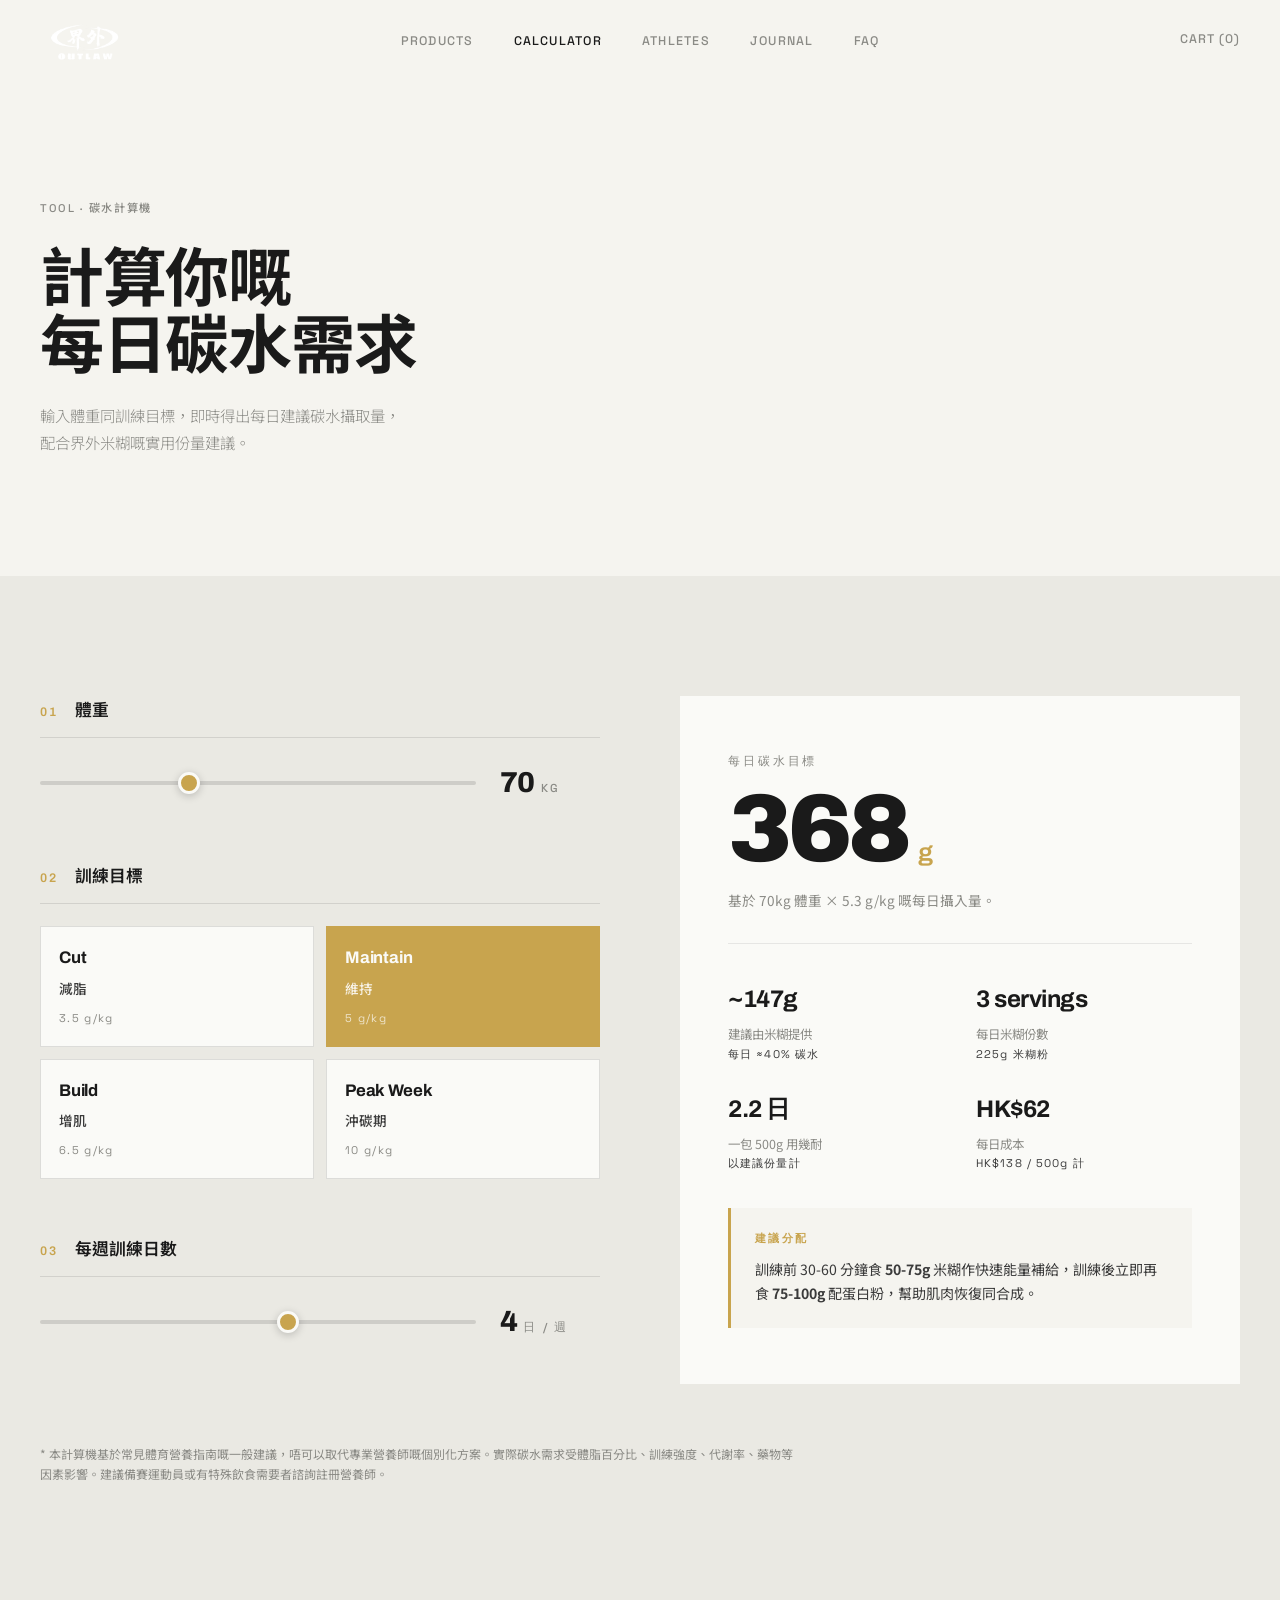
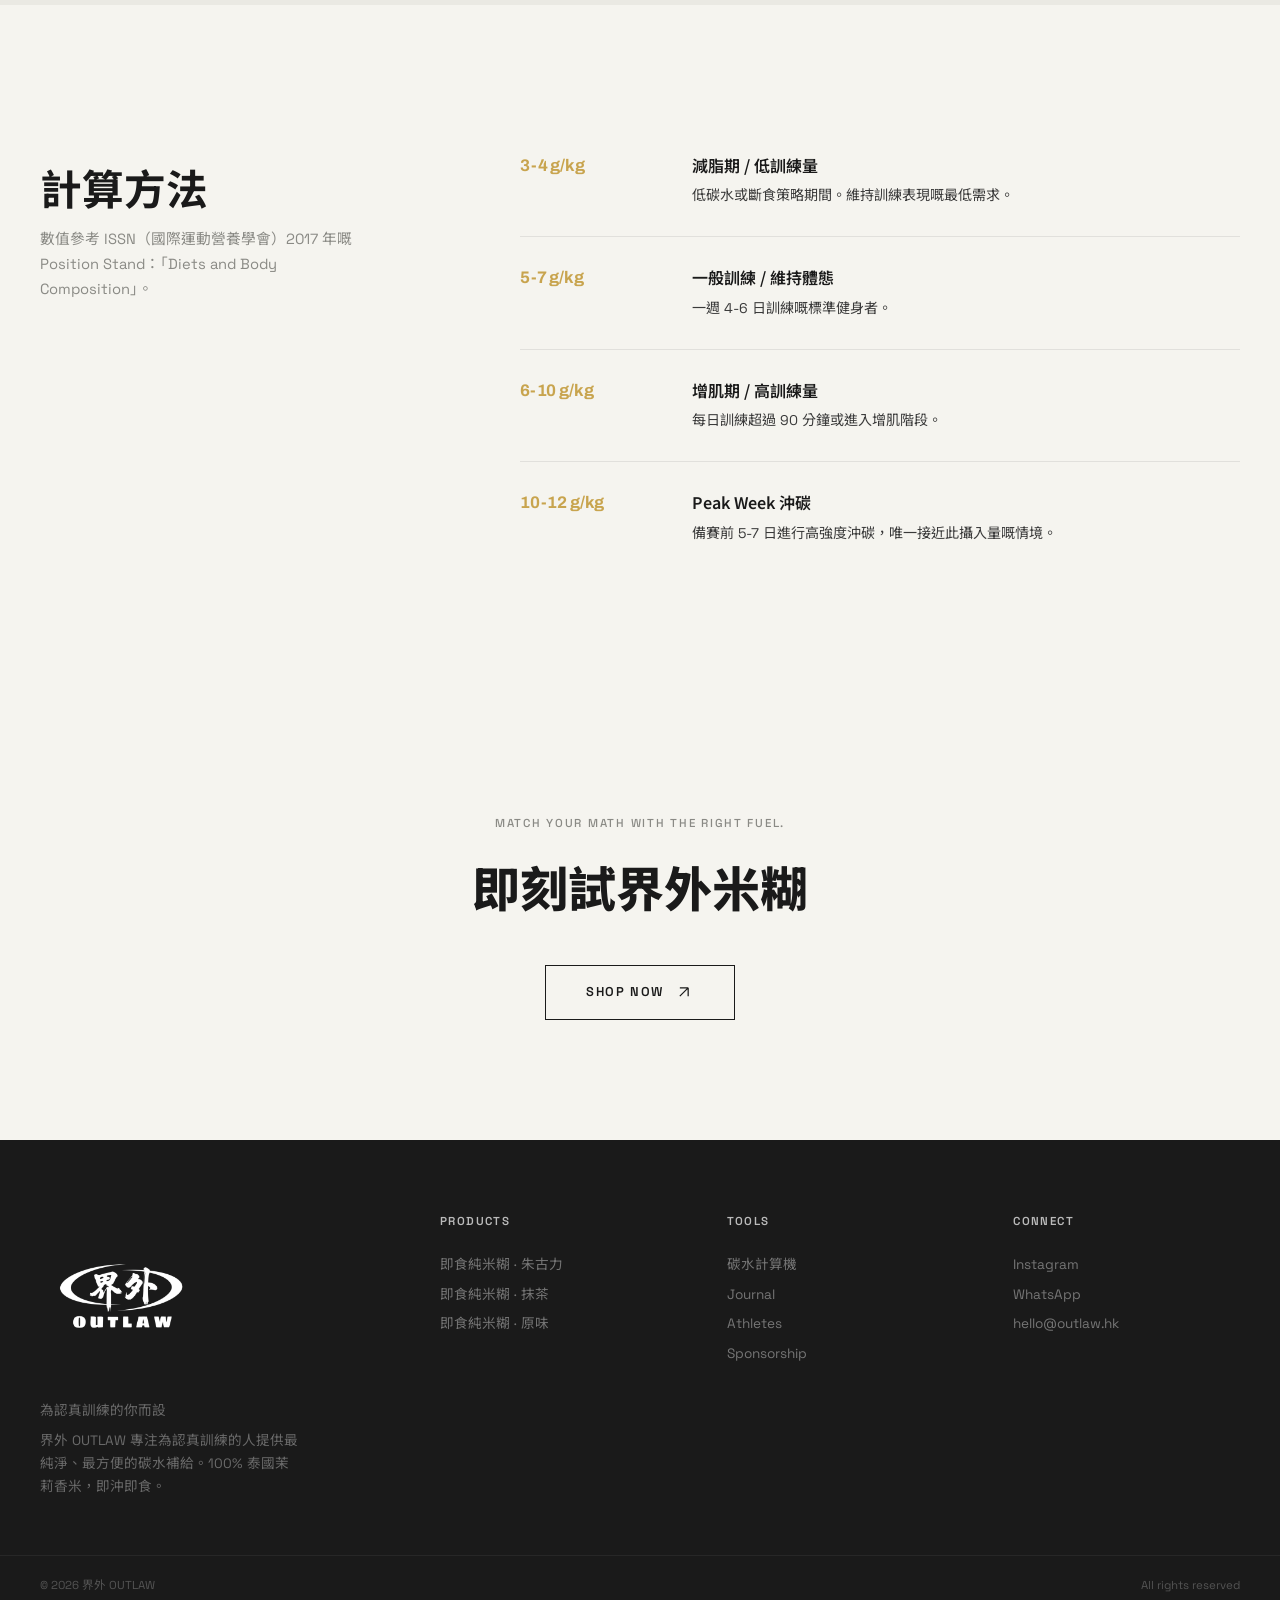
<file: calculator.html>
<!DOCTYPE html>
<html lang="zh-Hant">
<head>
  <meta charset="UTF-8">
  <meta name="viewport" content="width=device-width, initial-scale=1.0">
  <title>碳水計算機 — 界外 OUTLAW</title>
  <meta name="description" content="輸入體重同訓練目標，即時計算每日碳水攝取量，配合界外即食純米糊建議份量。">
  <link rel="stylesheet" href="styles.css?v=20260428c">
  <link rel="preconnect" href="https://fonts.googleapis.com">
  <link rel="preconnect" href="https://fonts.gstatic.com" crossorigin>
  <link href="https://fonts.googleapis.com/css2?family=Archivo:wght@400;500;600;700;800;900&family=Noto+Sans+TC:wght@300;400;500;700&family=Space+Grotesk:wght@400;500;600;700&display=swap" rel="stylesheet">
</head>
<body>

  <div class="cursor-dot"></div>

  <div class="page-loader">
    <div class="loader-inner">
      <img src="images/logo-white.webp" alt="界外" class="loader-logo-img">
      <div class="loader-bar"><div class="loader-fill"></div></div>
    </div>
  </div>

  <header class="site-header scrolled">
    <nav class="nav-container">
      <a href="index.html" class="logo">
        <img src="images/logo-white.webp" alt="界外 OUTLAW" class="logo-img logo-white">
        <img src="images/logo-black.webp" alt="界外 OUTLAW" class="logo-img logo-black">
      </a>
      <ul class="nav-links">
        <li><a href="index.html#products">Products</a></li>
        <li><a href="calculator.html" class="nav-active">Calculator</a></li>
        <li><a href="teison.html">Athletes</a></li>
        <li><a href="blog.html">Journal</a></li>
        <li><a href="index.html#faq">FAQ</a></li>
      </ul>
      <div class="nav-right">
        <a href="#" class="nav-cart">Cart (0)</a>
        <button class="hamburger" aria-label="Menu">
          <span class="ham-line"></span>
          <span class="ham-line"></span>
        </button>
      </div>
    </nav>
  </header>

  <div class="mobile-overlay">
    <div class="mobile-nav">
      <ul>
        <li><a href="index.html#products" data-num="01">Products</a></li>
        <li><a href="calculator.html" data-num="02">Calculator</a></li>
        <li><a href="teison.html" data-num="03">Athletes</a></li>
        <li><a href="blog.html" data-num="04">Journal</a></li>
        <li><a href="index.html#faq" data-num="05">FAQ</a></li>
      </ul>
      <div class="mobile-footer">
        <a href="#">Instagram</a>
        <a href="#">WhatsApp</a>
      </div>
    </div>
  </div>

  <!-- CALCULATOR HERO -->
  <section class="page-hero">
    <div class="section-container">
      <p class="tag" data-reveal>Tool · 碳水計算機</p>
      <h1 class="page-hero-title" data-reveal>計算你嘅<br>每日碳水需求</h1>
      <p class="page-hero-subtitle" data-reveal>輸入體重同訓練目標，即時得出每日建議碳水攝取量，<br>配合界外米糊嘅實用份量建議。</p>
    </div>
  </section>

  <!-- CALCULATOR -->
  <section class="calc">
    <div class="section-container">
      <div class="calc-layout">

        <!-- INPUTS -->
        <form class="calc-inputs" id="calcForm" autocomplete="off" onsubmit="return false">

          <div class="calc-field">
            <label class="calc-label">
              <span class="calc-label-num">01</span>
              <span class="calc-label-text">體重</span>
            </label>
            <div class="calc-weight-row">
              <input type="range" id="weight" min="40" max="130" value="70" step="1" class="calc-slider" aria-label="體重">
              <div class="calc-weight-output">
                <span id="weightDisplay">70</span><span class="calc-unit">kg</span>
              </div>
            </div>
          </div>

          <div class="calc-field">
            <label class="calc-label">
              <span class="calc-label-num">02</span>
              <span class="calc-label-text">訓練目標</span>
            </label>
            <div class="calc-options" role="radiogroup" aria-label="訓練目標">
              <button type="button" class="calc-option" data-goal="cut" role="radio" aria-checked="false">
                <span class="calc-option-label">Cut</span>
                <span class="calc-option-zh">減脂</span>
                <span class="calc-option-rate">3.5 g/kg</span>
              </button>
              <button type="button" class="calc-option active" data-goal="maintain" role="radio" aria-checked="true">
                <span class="calc-option-label">Maintain</span>
                <span class="calc-option-zh">維持</span>
                <span class="calc-option-rate">5 g/kg</span>
              </button>
              <button type="button" class="calc-option" data-goal="build" role="radio" aria-checked="false">
                <span class="calc-option-label">Build</span>
                <span class="calc-option-zh">增肌</span>
                <span class="calc-option-rate">6.5 g/kg</span>
              </button>
              <button type="button" class="calc-option" data-goal="peak" role="radio" aria-checked="false">
                <span class="calc-option-label">Peak Week</span>
                <span class="calc-option-zh">沖碳期</span>
                <span class="calc-option-rate">10 g/kg</span>
              </button>
            </div>
          </div>

          <div class="calc-field">
            <label class="calc-label">
              <span class="calc-label-num">03</span>
              <span class="calc-label-text">每週訓練日數</span>
            </label>
            <div class="calc-weight-row">
              <input type="range" id="trainDays" min="0" max="7" value="4" step="1" class="calc-slider" aria-label="訓練日數">
              <div class="calc-weight-output">
                <span id="daysDisplay">4</span><span class="calc-unit">日 / 週</span>
              </div>
            </div>
          </div>

        </form>

        <!-- RESULTS -->
        <div class="calc-results" id="calcResults">

          <div class="calc-result-main">
            <p class="calc-result-tag">每日碳水目標</p>
            <div class="calc-result-figure">
              <span id="dailyCarbs">350</span><span class="calc-result-unit">g</span>
            </div>
            <p class="calc-result-note">基於 <span id="weightEcho">70</span>kg 體重 × <span id="rateEcho">5</span> g/kg 嘅每日攝入量。</p>
          </div>

          <div class="calc-result-grid">

            <div class="calc-stat">
              <span class="calc-stat-num">~<span id="corCarbs">140</span>g</span>
              <span class="calc-stat-label">建議由米糊提供<br><em>每日 ≈40% 碳水</em></span>
            </div>

            <div class="calc-stat">
              <span class="calc-stat-num"><span id="corServings">2</span> servings</span>
              <span class="calc-stat-label">每日米糊份數<br><em><span id="corGrams">200</span>g 米糊粉</em></span>
            </div>

            <div class="calc-stat">
              <span class="calc-stat-num"><span id="bagDays">2.5</span> 日</span>
              <span class="calc-stat-label">一包 500g 用幾耐<br><em>以建議份量計</em></span>
            </div>

            <div class="calc-stat">
              <span class="calc-stat-num">HK$<span id="costPerDay">59</span></span>
              <span class="calc-stat-label">每日成本<br><em>HK$138 / 500g 計</em></span>
            </div>

          </div>

          <div class="calc-result-tip" id="trainTip">
            <span class="calc-tip-label">建議分配</span>
            <p>訓練前 30-60 分鐘食 <strong>50-75g</strong> 米糊作快速能量補給，訓練後立即再食 <strong>75-100g</strong> 配蛋白粉，幫助肌肉恢復同合成。</p>
          </div>

        </div>

      </div>

      <p class="calc-disclaimer">
        * 本計算機基於常見體育營養指南嘅一般建議，唔可以取代專業營養師嘅個別化方案。實際碳水需求受體脂百分比、訓練強度、代謝率、藥物等因素影響。建議備賽運動員或有特殊飲食需要者諮詢註冊營養師。
      </p>

    </div>
  </section>

  <!-- METHODOLOGY -->
  <section class="calc-method">
    <div class="section-container">
      <div class="calc-method-layout">
        <div class="calc-method-left">
          <p class="tag" data-reveal>Methodology</p>
          <h2 class="calc-method-title" data-reveal>計算方法</h2>
          <p class="calc-method-desc" data-reveal>數值參考 ISSN（國際運動營養學會）2017 年嘅 Position Stand：「Diets and Body Composition」。</p>
        </div>
        <div class="calc-method-right">
          <div class="calc-method-row" data-reveal>
            <span class="method-rate">3-4 g/kg</span>
            <div class="method-info">
              <h4>減脂期 / 低訓練量</h4>
              <p>低碳水或斷食策略期間。維持訓練表現嘅最低需求。</p>
            </div>
          </div>
          <div class="calc-method-row" data-reveal>
            <span class="method-rate">5-7 g/kg</span>
            <div class="method-info">
              <h4>一般訓練 / 維持體態</h4>
              <p>一週 4-6 日訓練嘅標準健身者。</p>
            </div>
          </div>
          <div class="calc-method-row" data-reveal>
            <span class="method-rate">6-10 g/kg</span>
            <div class="method-info">
              <h4>增肌期 / 高訓練量</h4>
              <p>每日訓練超過 90 分鐘或進入增肌階段。</p>
            </div>
          </div>
          <div class="calc-method-row" data-reveal>
            <span class="method-rate">10-12 g/kg</span>
            <div class="method-info">
              <h4>Peak Week 沖碳</h4>
              <p>備賽前 5-7 日進行高強度沖碳，唯一接近此攝入量嘅情境。</p>
            </div>
          </div>
        </div>
      </div>
    </div>
  </section>

  <!-- CTA -->
  <section class="cta-section">
    <div class="cta-inner" data-reveal>
      <p class="cta-small">Match your math with the right fuel.</p>
      <h2 class="cta-title">即刻試界外米糊</h2>
      <a href="index.html#products" class="btn-outline">
        <span>Shop Now</span>
        <svg width="20" height="20" viewBox="0 0 24 24" fill="none" stroke="currentColor" stroke-width="1.5"><path d="M7 17L17 7M17 7H7M17 7V17"/></svg>
      </a>
    </div>
  </section>

  <!-- FOOTER -->
  <footer class="site-footer">
    <div class="footer-top">
      <div class="section-container">
        <div class="footer-grid">
          <div class="footer-brand">
            <div class="footer-logo">
              <img src="images/logo-black.webp" alt="界外 OUTLAW" class="footer-logo-img">
            </div>
            <p class="footer-tagline">為認真訓練的你而設</p>
            <p class="footer-desc">界外 OUTLAW 專注為認真訓練的人提供最純淨、最方便的碳水補給。100% 泰國茉莉香米，即沖即食。</p>
          </div>
          <div class="footer-col">
            <h5>Products</h5>
            <a href="index.html#products">即食純米糊 · 朱古力</a>
            <a href="index.html#products">即食純米糊 · 抹茶</a>
            <a href="index.html#products">即食純米糊 · 原味</a>
          </div>
          <div class="footer-col">
            <h5>Tools</h5>
            <a href="calculator.html">碳水計算機</a>
            <a href="blog.html">Journal</a>
            <a href="teison.html">Athletes</a>
            <a href="sponsorship.html">Sponsorship</a>
          </div>
          <div class="footer-col">
            <h5>Connect</h5>
            <a href="#">Instagram</a>
            <a href="#">WhatsApp</a>
            <a href="mailto:hello@outlaw.hk">hello@outlaw.hk</a>
          </div>
        </div>
      </div>
    </div>
    <div class="footer-bottom">
      <div class="section-container">
        <span>&copy; 2026 界外 OUTLAW</span>
        <span>All rights reserved</span>
      </div>
    </div>
  </footer>

  <script src="script.js?v=20260428c" defer></script>
  <script defer>
    document.addEventListener('DOMContentLoaded', () => {
      const goalRates = { cut: 3.5, maintain: 5, build: 6.5, peak: 10 };
      const goalLabels = { cut: '減脂', maintain: '維持體態', build: '增肌', peak: 'Peak Week 沖碳' };
      const corCarbsPerGram = 0.66; // 100g cream of rice ≈ 66g carbs
      const pricePerBag = 138; // HK$
      const gramsPerBag = 500;

      const $ = (id) => document.getElementById(id);
      const weight = $('weight'), days = $('trainDays');
      let goal = 'maintain';

      const setOptions = () => {
        document.querySelectorAll('.calc-option').forEach(b => {
          const active = b.dataset.goal === goal;
          b.classList.toggle('active', active);
          b.setAttribute('aria-checked', active);
        });
      };

      const recalc = () => {
        const w = +weight.value;
        const d = +days.value;
        let rate = goalRates[goal];

        // light adjustment for training volume
        const volumeAdj = Math.max(0.85, Math.min(1.15, 0.85 + d * 0.05));
        const adjustedRate = rate * volumeAdj;
        const dailyCarbs = Math.round(w * adjustedRate);

        const corPercent = goal === 'peak' ? 0.5 : 0.4;
        const corCarbs = Math.round(dailyCarbs * corPercent);
        const corGrams = Math.round(corCarbs / corCarbsPerGram / 25) * 25; // round to 25g
        const servings = Math.max(1, Math.round(corGrams / 75)); // ~75g per serving
        const bagDays = (gramsPerBag / corGrams).toFixed(1);
        const cost = Math.round(corGrams / gramsPerBag * pricePerBag);

        $('weightDisplay').textContent = w;
        $('daysDisplay').textContent = d;
        $('weightEcho').textContent = w;
        $('rateEcho').textContent = adjustedRate.toFixed(1);
        $('dailyCarbs').textContent = dailyCarbs;
        $('corCarbs').textContent = corCarbs;
        $('corServings').textContent = servings;
        $('corGrams').textContent = corGrams;
        $('bagDays').textContent = bagDays;
        $('costPerDay').textContent = cost;

        // tip
        const tipEl = $('trainTip');
        const peakNote = '沖碳期：每日均勻分 4-5 餐攝取，每餐約 80-100g 米糊，避免一次過大量增加血糖負荷。';
        const cutNote = '減脂期：將大部分米糊安排喺訓練前後 60 分鐘內，其他時段以低 GI 碳水為主以延長飽腹感。';
        const buildNote = '增肌期：訓練後 30 分鐘內食用最大份量（100-150g）配蛋白粉，配合一日多餐策略。';
        const maintNote = '訓練前 30-60 分鐘食 <strong>50-75g</strong> 米糊作快速能量補給，訓練後立即再食 <strong>75-100g</strong> 配蛋白粉，幫助肌肉恢復同合成。';
        const text = goal === 'peak' ? peakNote : goal === 'cut' ? cutNote : goal === 'build' ? buildNote : maintNote;
        tipEl.querySelector('p').innerHTML = text;
      };

      weight.addEventListener('input', recalc);
      days.addEventListener('input', recalc);
      document.querySelectorAll('.calc-option').forEach(b => {
        b.addEventListener('click', () => {
          goal = b.dataset.goal;
          setOptions();
          recalc();
        });
      });

      setOptions();
      recalc();
    });
  </script>
</body>
</html>
</file>
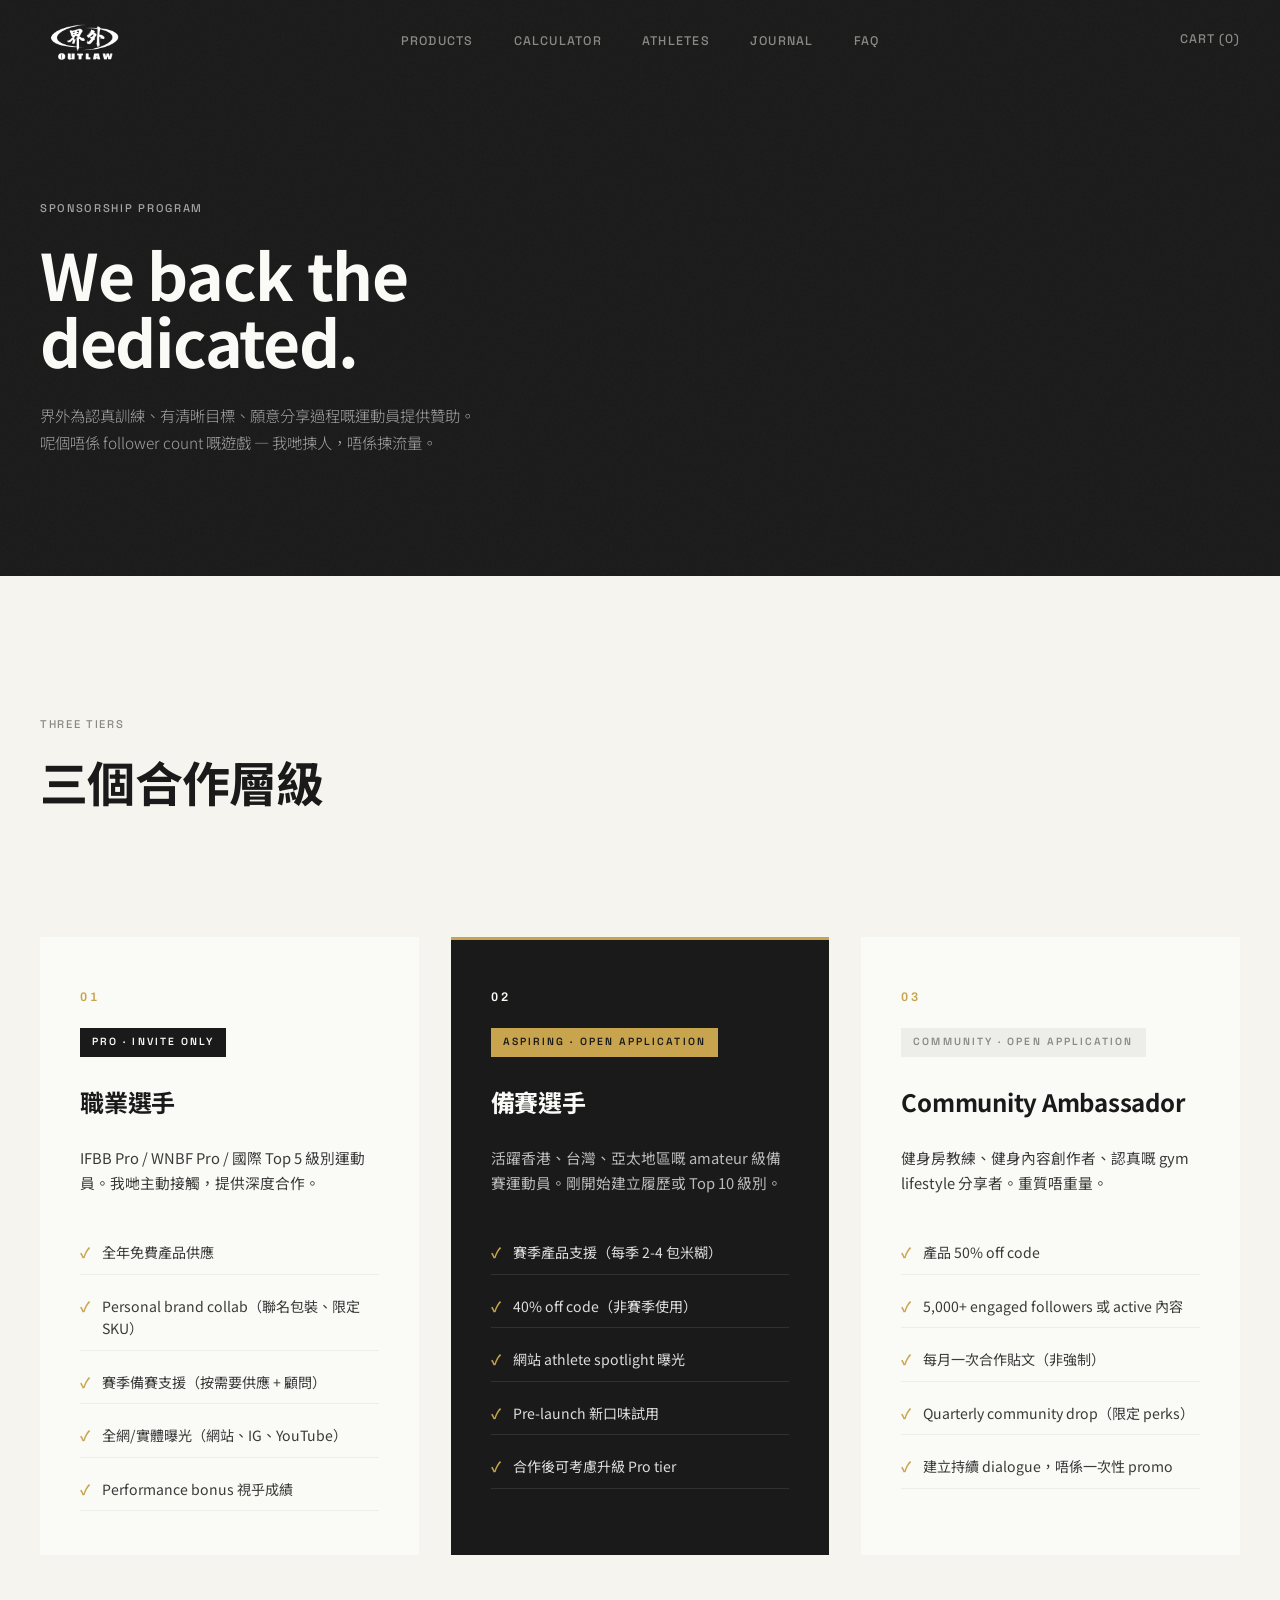
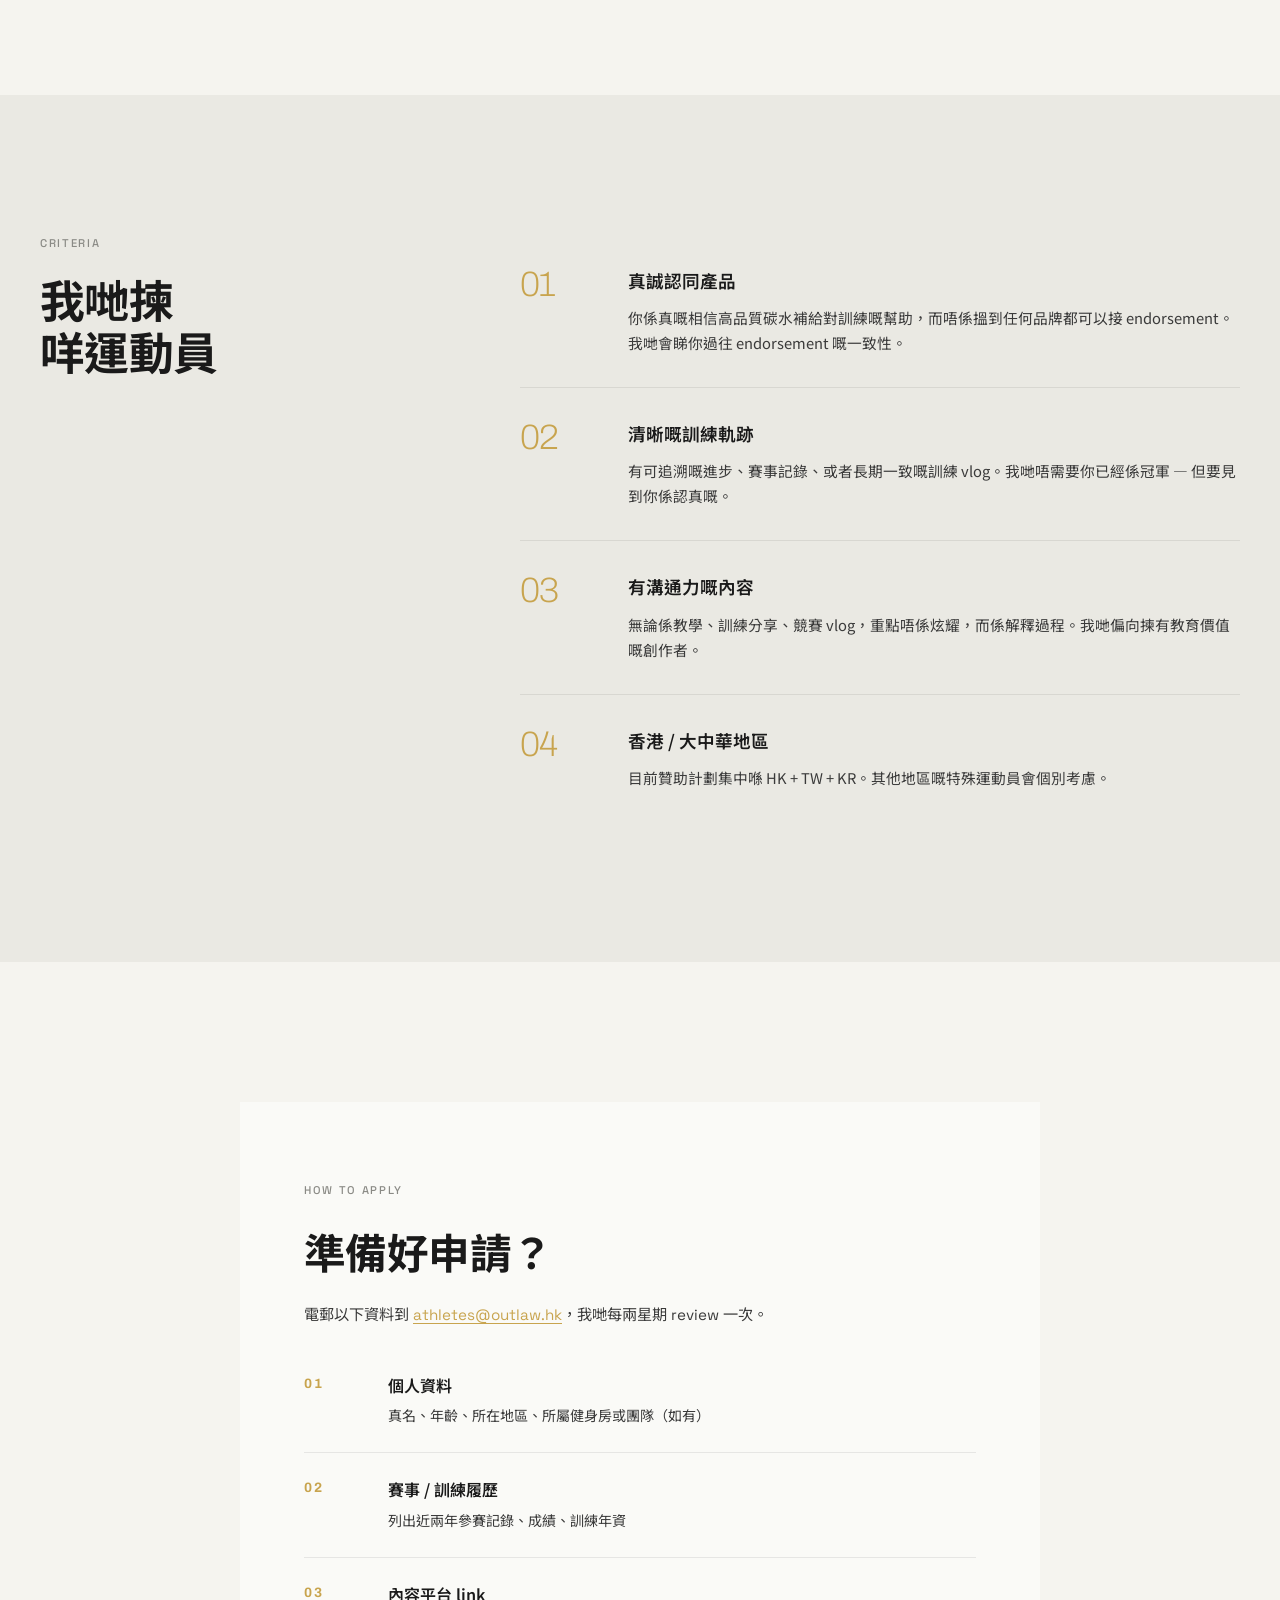
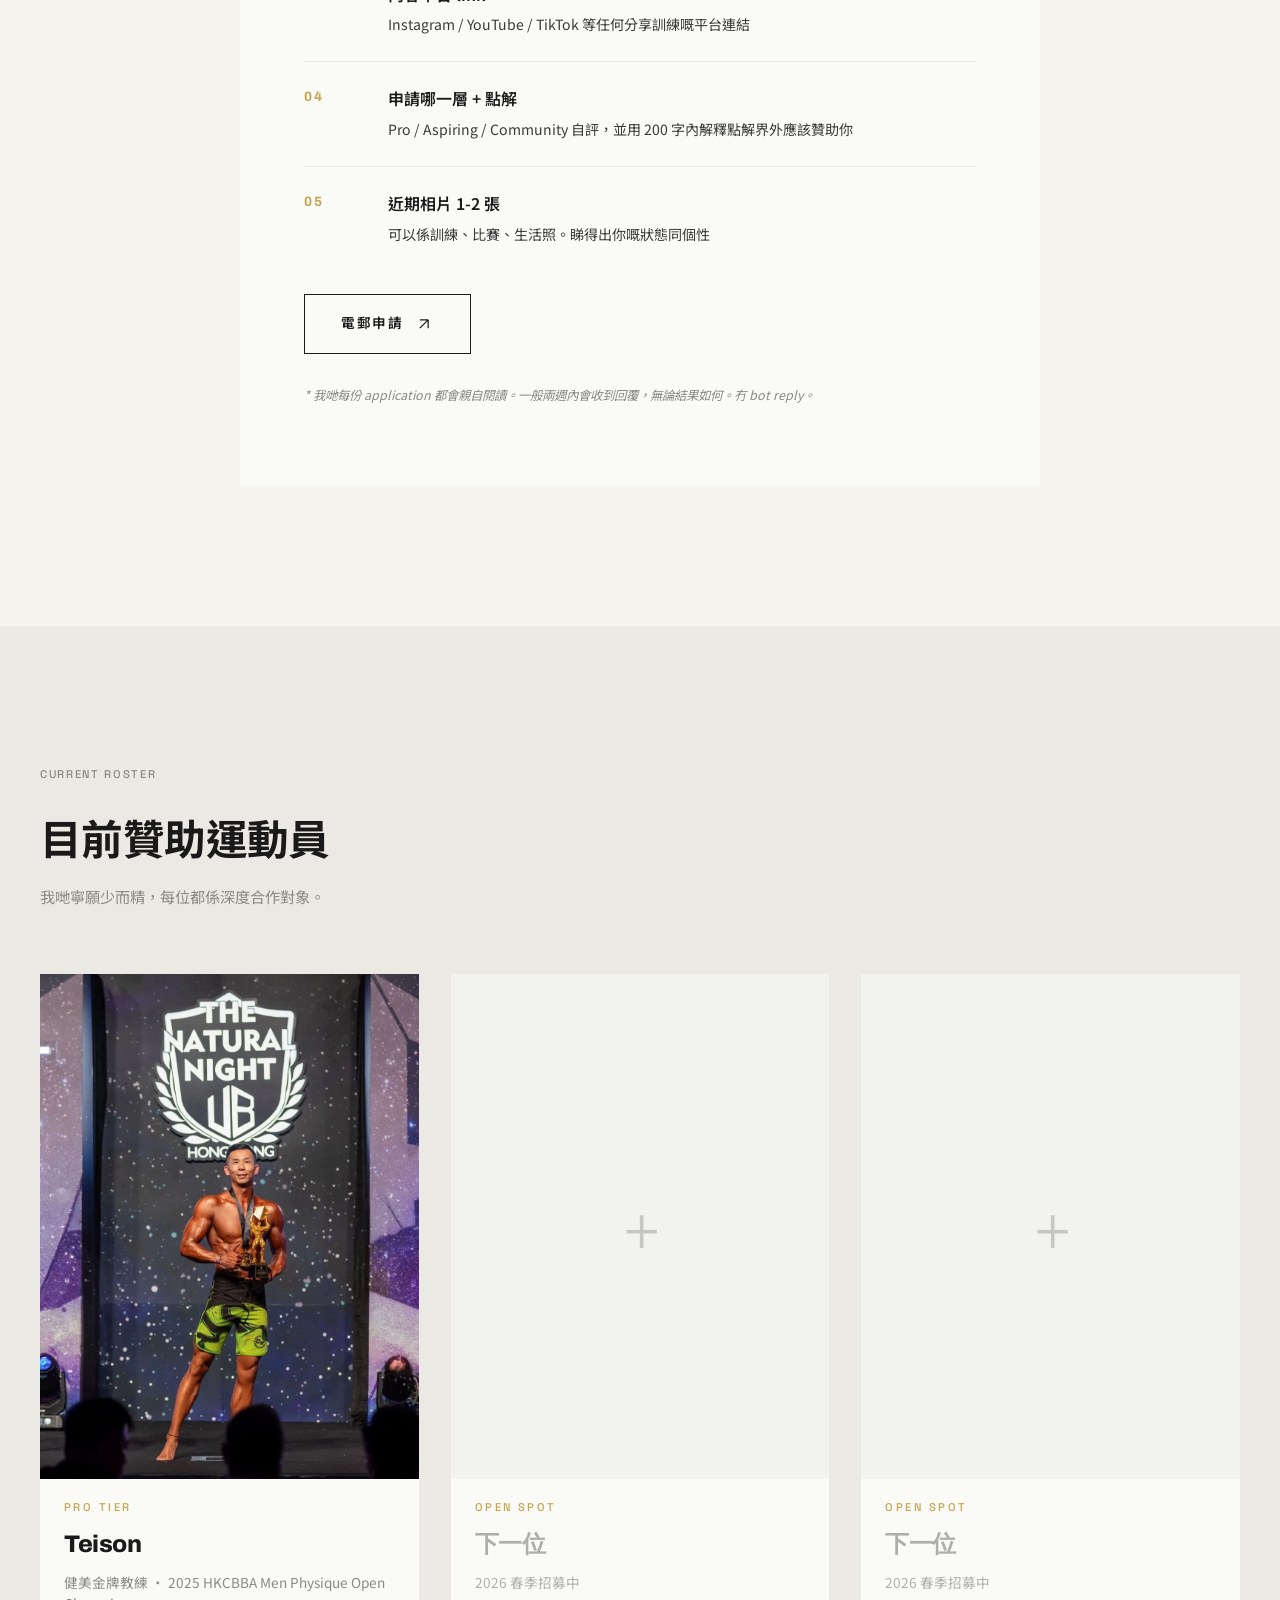
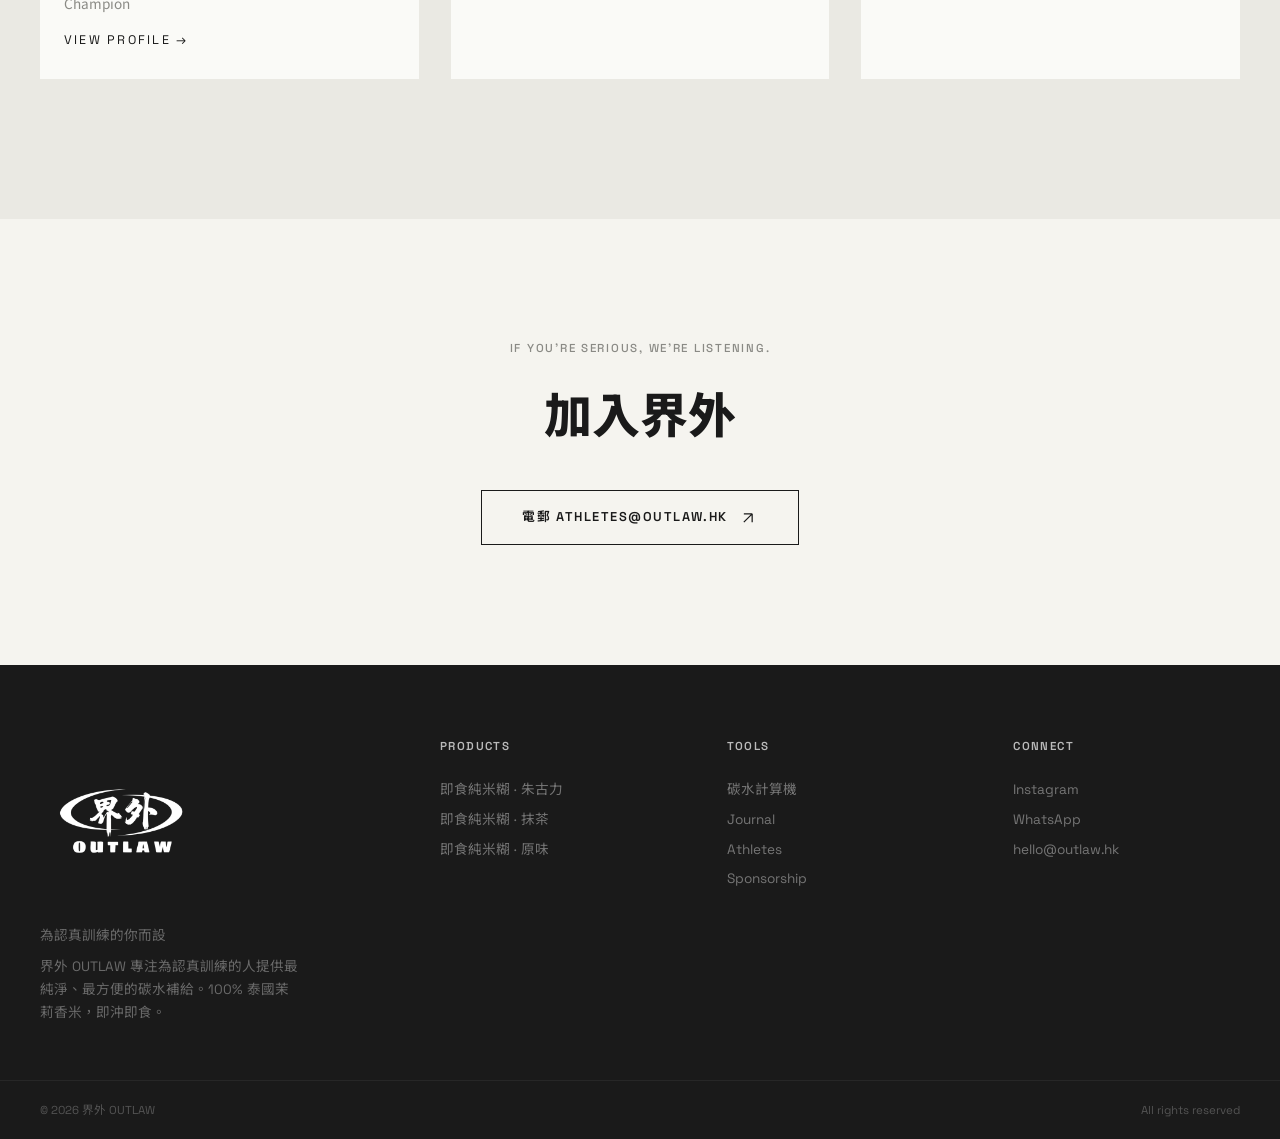
<file: sponsorship.html>
<!DOCTYPE html>
<html lang="zh-Hant">
<head>
  <meta charset="UTF-8">
  <meta name="viewport" content="width=device-width, initial-scale=1.0">
  <title>運動員贊助計劃 — 界外 OUTLAW</title>
  <meta name="description" content="界外 OUTLAW 運動員贊助計劃。為認真訓練嘅運動員、教練、創作者提供產品、合作機會。Pro / Aspiring / Community 三層計劃。">
  <link rel="stylesheet" href="styles.css?v=20260428c">
  <link rel="preconnect" href="https://fonts.googleapis.com">
  <link rel="preconnect" href="https://fonts.gstatic.com" crossorigin>
  <link href="https://fonts.googleapis.com/css2?family=Archivo:wght@400;500;600;700;800;900&family=Noto+Sans+TC:wght@300;400;500;700&family=Space+Grotesk:wght@400;500;600;700&display=swap" rel="stylesheet">
</head>
<body>

  <div class="cursor-dot"></div>

  <div class="page-loader">
    <div class="loader-inner">
      <img src="images/logo-white.webp" alt="界外" class="loader-logo-img">
      <div class="loader-bar"><div class="loader-fill"></div></div>
    </div>
  </div>

  <header class="site-header scrolled">
    <nav class="nav-container">
      <a href="index.html" class="logo">
        <img src="images/logo-white.webp" alt="界外 OUTLAW" class="logo-img logo-white">
        <img src="images/logo-black.webp" alt="界外 OUTLAW" class="logo-img logo-black">
      </a>
      <ul class="nav-links">
        <li><a href="index.html#products">Products</a></li>
        <li><a href="calculator.html">Calculator</a></li>
        <li><a href="teison.html">Athletes</a></li>
        <li><a href="blog.html">Journal</a></li>
        <li><a href="index.html#faq">FAQ</a></li>
      </ul>
      <div class="nav-right">
        <a href="#" class="nav-cart">Cart (0)</a>
        <button class="hamburger" aria-label="Menu">
          <span class="ham-line"></span>
          <span class="ham-line"></span>
        </button>
      </div>
    </nav>
  </header>

  <div class="mobile-overlay">
    <div class="mobile-nav">
      <ul>
        <li><a href="index.html#products" data-num="01">Products</a></li>
        <li><a href="calculator.html" data-num="02">Calculator</a></li>
        <li><a href="teison.html" data-num="03">Athletes</a></li>
        <li><a href="blog.html" data-num="04">Journal</a></li>
        <li><a href="index.html#faq" data-num="05">FAQ</a></li>
      </ul>
      <div class="mobile-footer">
        <a href="#">Instagram</a>
        <a href="#">WhatsApp</a>
      </div>
    </div>
  </div>

  <!-- HERO -->
  <section class="page-hero page-hero-dark">
    <div class="page-hero-grain"></div>
    <div class="section-container">
      <p class="tag tag-light" data-reveal>Sponsorship Program</p>
      <h1 class="page-hero-title page-hero-title-light" data-reveal>We back the<br>dedicated.</h1>
      <p class="page-hero-subtitle page-hero-subtitle-light" data-reveal>界外為認真訓練、有清晰目標、願意分享過程嘅運動員提供贊助。<br>呢個唔係 follower count 嘅遊戲 — 我哋揀人，唔係揀流量。</p>
    </div>
  </section>

  <!-- TIERS -->
  <section class="tiers">
    <div class="section-container">
      <div class="tiers-header">
        <p class="tag" data-reveal>Three Tiers</p>
        <h2 class="tiers-title" data-reveal>三個合作層級</h2>
        <p class="tiers-subtitle" data-reveal>由 Pro 級競賽選手到 community 影響者，每一層都有對應嘅支援。</p>
      </div>

      <div class="tier-grid">

        <article class="tier-card" data-reveal>
          <span class="tier-num">01</span>
          <span class="tier-badge tier-badge-pro">Pro · Invite Only</span>
          <h3 class="tier-title">職業選手</h3>
          <p class="tier-desc">IFBB Pro / WNBF Pro / 國際 Top 5 級別運動員。我哋主動接觸，提供深度合作。</p>
          <ul class="tier-perks">
            <li>全年免費產品供應</li>
            <li>Personal brand collab（聯名包裝、限定 SKU）</li>
            <li>賽季備賽支援（按需要供應 + 顧問）</li>
            <li>全網/實體曝光（網站、IG、YouTube）</li>
            <li>Performance bonus 視乎成績</li>
          </ul>
        </article>

        <article class="tier-card tier-card-featured" data-reveal>
          <span class="tier-num">02</span>
          <span class="tier-badge tier-badge-aspiring">Aspiring · Open Application</span>
          <h3 class="tier-title">備賽選手</h3>
          <p class="tier-desc">活躍香港、台灣、亞太地區嘅 amateur 級備賽運動員。剛開始建立履歷或 Top 10 級別。</p>
          <ul class="tier-perks">
            <li>賽季產品支援（每季 2-4 包米糊）</li>
            <li>40% off code（非賽季使用）</li>
            <li>網站 athlete spotlight 曝光</li>
            <li>Pre-launch 新口味試用</li>
            <li>合作後可考慮升級 Pro tier</li>
          </ul>
        </article>

        <article class="tier-card" data-reveal>
          <span class="tier-num">03</span>
          <span class="tier-badge tier-badge-community">Community · Open Application</span>
          <h3 class="tier-title">Community Ambassador</h3>
          <p class="tier-desc">健身房教練、健身內容創作者、認真嘅 gym lifestyle 分享者。重質唔重量。</p>
          <ul class="tier-perks">
            <li>產品 50% off code</li>
            <li>5,000+ engaged followers 或 active 內容</li>
            <li>每月一次合作貼文（非強制）</li>
            <li>Quarterly community drop（限定 perks）</li>
            <li>建立持續 dialogue，唔係一次性 promo</li>
          </ul>
        </article>

      </div>
    </div>
  </section>

  <!-- CRITERIA -->
  <section class="criteria">
    <div class="section-container">
      <div class="criteria-layout">
        <div class="criteria-left">
          <p class="tag" data-reveal>Criteria</p>
          <h2 class="criteria-title" data-reveal>我哋揀<br>咩運動員</h2>
        </div>
        <div class="criteria-right">
          <div class="criteria-item" data-reveal>
            <span class="criteria-num">01</span>
            <div>
              <h4>真誠認同產品</h4>
              <p>你係真嘅相信高品質碳水補給對訓練嘅幫助，而唔係搵到任何品牌都可以接 endorsement。我哋會睇你過往 endorsement 嘅一致性。</p>
            </div>
          </div>
          <div class="criteria-item" data-reveal>
            <span class="criteria-num">02</span>
            <div>
              <h4>清晰嘅訓練軌跡</h4>
              <p>有可追溯嘅進步、賽事記錄、或者長期一致嘅訓練 vlog。我哋唔需要你已經係冠軍 — 但要見到你係認真嘅。</p>
            </div>
          </div>
          <div class="criteria-item" data-reveal>
            <span class="criteria-num">03</span>
            <div>
              <h4>有溝通力嘅內容</h4>
              <p>無論係教學、訓練分享、競賽 vlog，重點唔係炫耀，而係解釋過程。我哋偏向揀有教育價值嘅創作者。</p>
            </div>
          </div>
          <div class="criteria-item" data-reveal>
            <span class="criteria-num">04</span>
            <div>
              <h4>香港 / 大中華地區</h4>
              <p>目前贊助計劃集中喺 HK + TW + KR。其他地區嘅特殊運動員會個別考慮。</p>
            </div>
          </div>
        </div>
      </div>
    </div>
  </section>

  <!-- APPLICATION -->
  <section class="apply">
    <div class="section-container">
      <div class="apply-card" data-reveal>
        <p class="tag" data-reveal>How to Apply</p>
        <h2 class="apply-title">準備好申請？</h2>
        <p class="apply-desc">電郵以下資料到 <a href="mailto:athletes@outlaw.hk?subject=Sponsorship%20Application">athletes@outlaw.hk</a>，我哋每兩星期 review 一次。</p>

        <ol class="apply-steps">
          <li>
            <span class="apply-step-num">01</span>
            <div>
              <h4>個人資料</h4>
              <p>真名、年齡、所在地區、所屬健身房或團隊（如有）</p>
            </div>
          </li>
          <li>
            <span class="apply-step-num">02</span>
            <div>
              <h4>賽事 / 訓練履歷</h4>
              <p>列出近兩年參賽記錄、成績、訓練年資</p>
            </div>
          </li>
          <li>
            <span class="apply-step-num">03</span>
            <div>
              <h4>內容平台 link</h4>
              <p>Instagram / YouTube / TikTok 等任何分享訓練嘅平台連結</p>
            </div>
          </li>
          <li>
            <span class="apply-step-num">04</span>
            <div>
              <h4>申請哪一層 + 點解</h4>
              <p>Pro / Aspiring / Community 自評，並用 200 字內解釋點解界外應該贊助你</p>
            </div>
          </li>
          <li>
            <span class="apply-step-num">05</span>
            <div>
              <h4>近期相片 1-2 張</h4>
              <p>可以係訓練、比賽、生活照。睇得出你嘅狀態同個性</p>
            </div>
          </li>
        </ol>

        <a href="mailto:athletes@outlaw.hk?subject=Sponsorship%20Application&body=Name%3A%0AAge%3A%0ALocation%3A%0AGym%2FTeam%3A%0A%0ACompetition%20Record%3A%0A%0ASocial%20Links%3A%0A%0ATier%20Applying%3A%0AWhy%20OUTLAW%3A%0A" class="btn-outline btn-large">
          <span>電郵申請</span>
          <svg width="20" height="20" viewBox="0 0 24 24" fill="none" stroke="currentColor" stroke-width="1.5"><path d="M7 17L17 7M17 7H7M17 7V17"/></svg>
        </a>

        <p class="apply-note">* 我哋每份 application 都會親自閱讀。一般兩週內會收到回覆，無論結果如何。冇 bot reply。</p>
      </div>
    </div>
  </section>

  <!-- ROSTER -->
  <section class="roster">
    <div class="section-container">
      <div class="roster-header">
        <p class="tag" data-reveal>Current Roster</p>
        <h2 class="roster-title" data-reveal>目前贊助運動員</h2>
        <p class="roster-subtitle" data-reveal>我哋寧願少而精，每位都係深度合作對象。</p>
      </div>
      <div class="roster-grid">

        <a href="teison.html" class="roster-card" data-reveal>
          <div class="roster-img">
            <img src="images/teison.webp" alt="Teison" loading="lazy" decoding="async" width="630" height="852">
          </div>
          <div class="roster-info">
            <span class="roster-tier">Pro Tier</span>
            <h3 class="roster-name">Teison</h3>
            <p class="roster-creds">健美金牌教練 · 2025 HKCBBA Men Physique Open Champion</p>
            <span class="roster-cta">View Profile →</span>
          </div>
        </a>

        <article class="roster-card roster-card-empty" data-reveal>
          <div class="roster-img roster-img-empty">
            <span class="roster-placeholder">+</span>
          </div>
          <div class="roster-info">
            <span class="roster-tier">Open Spot</span>
            <h3 class="roster-name">下一位</h3>
            <p class="roster-creds">2026 春季招募中</p>
          </div>
        </article>

        <article class="roster-card roster-card-empty" data-reveal>
          <div class="roster-img roster-img-empty">
            <span class="roster-placeholder">+</span>
          </div>
          <div class="roster-info">
            <span class="roster-tier">Open Spot</span>
            <h3 class="roster-name">下一位</h3>
            <p class="roster-creds">2026 春季招募中</p>
          </div>
        </article>

      </div>
    </div>
  </section>

  <!-- CTA -->
  <section class="cta-section">
    <div class="cta-inner" data-reveal>
      <p class="cta-small">If you're serious, we're listening.</p>
      <h2 class="cta-title">加入界外</h2>
      <a href="mailto:athletes@outlaw.hk?subject=Sponsorship%20Application" class="btn-outline">
        <span>電郵 athletes@outlaw.hk</span>
        <svg width="20" height="20" viewBox="0 0 24 24" fill="none" stroke="currentColor" stroke-width="1.5"><path d="M7 17L17 7M17 7H7M17 7V17"/></svg>
      </a>
    </div>
  </section>

  <footer class="site-footer">
    <div class="footer-top">
      <div class="section-container">
        <div class="footer-grid">
          <div class="footer-brand">
            <div class="footer-logo">
              <img src="images/logo-black.webp" alt="界外 OUTLAW" class="footer-logo-img">
            </div>
            <p class="footer-tagline">為認真訓練的你而設</p>
            <p class="footer-desc">界外 OUTLAW 專注為認真訓練的人提供最純淨、最方便的碳水補給。100% 泰國茉莉香米，即沖即食。</p>
          </div>
          <div class="footer-col">
            <h5>Products</h5>
            <a href="index.html#products">即食純米糊 · 朱古力</a>
            <a href="index.html#products">即食純米糊 · 抹茶</a>
            <a href="index.html#products">即食純米糊 · 原味</a>
          </div>
          <div class="footer-col">
            <h5>Tools</h5>
            <a href="calculator.html">碳水計算機</a>
            <a href="blog.html">Journal</a>
            <a href="teison.html">Athletes</a>
            <a href="sponsorship.html">Sponsorship</a>
          </div>
          <div class="footer-col">
            <h5>Connect</h5>
            <a href="#">Instagram</a>
            <a href="#">WhatsApp</a>
            <a href="mailto:hello@outlaw.hk">hello@outlaw.hk</a>
          </div>
        </div>
      </div>
    </div>
    <div class="footer-bottom">
      <div class="section-container">
        <span>&copy; 2026 界外 OUTLAW</span>
        <span>All rights reserved</span>
      </div>
    </div>
  </footer>

  <script src="script.js?v=20260428c" defer></script>
</body>
</html>
</file>
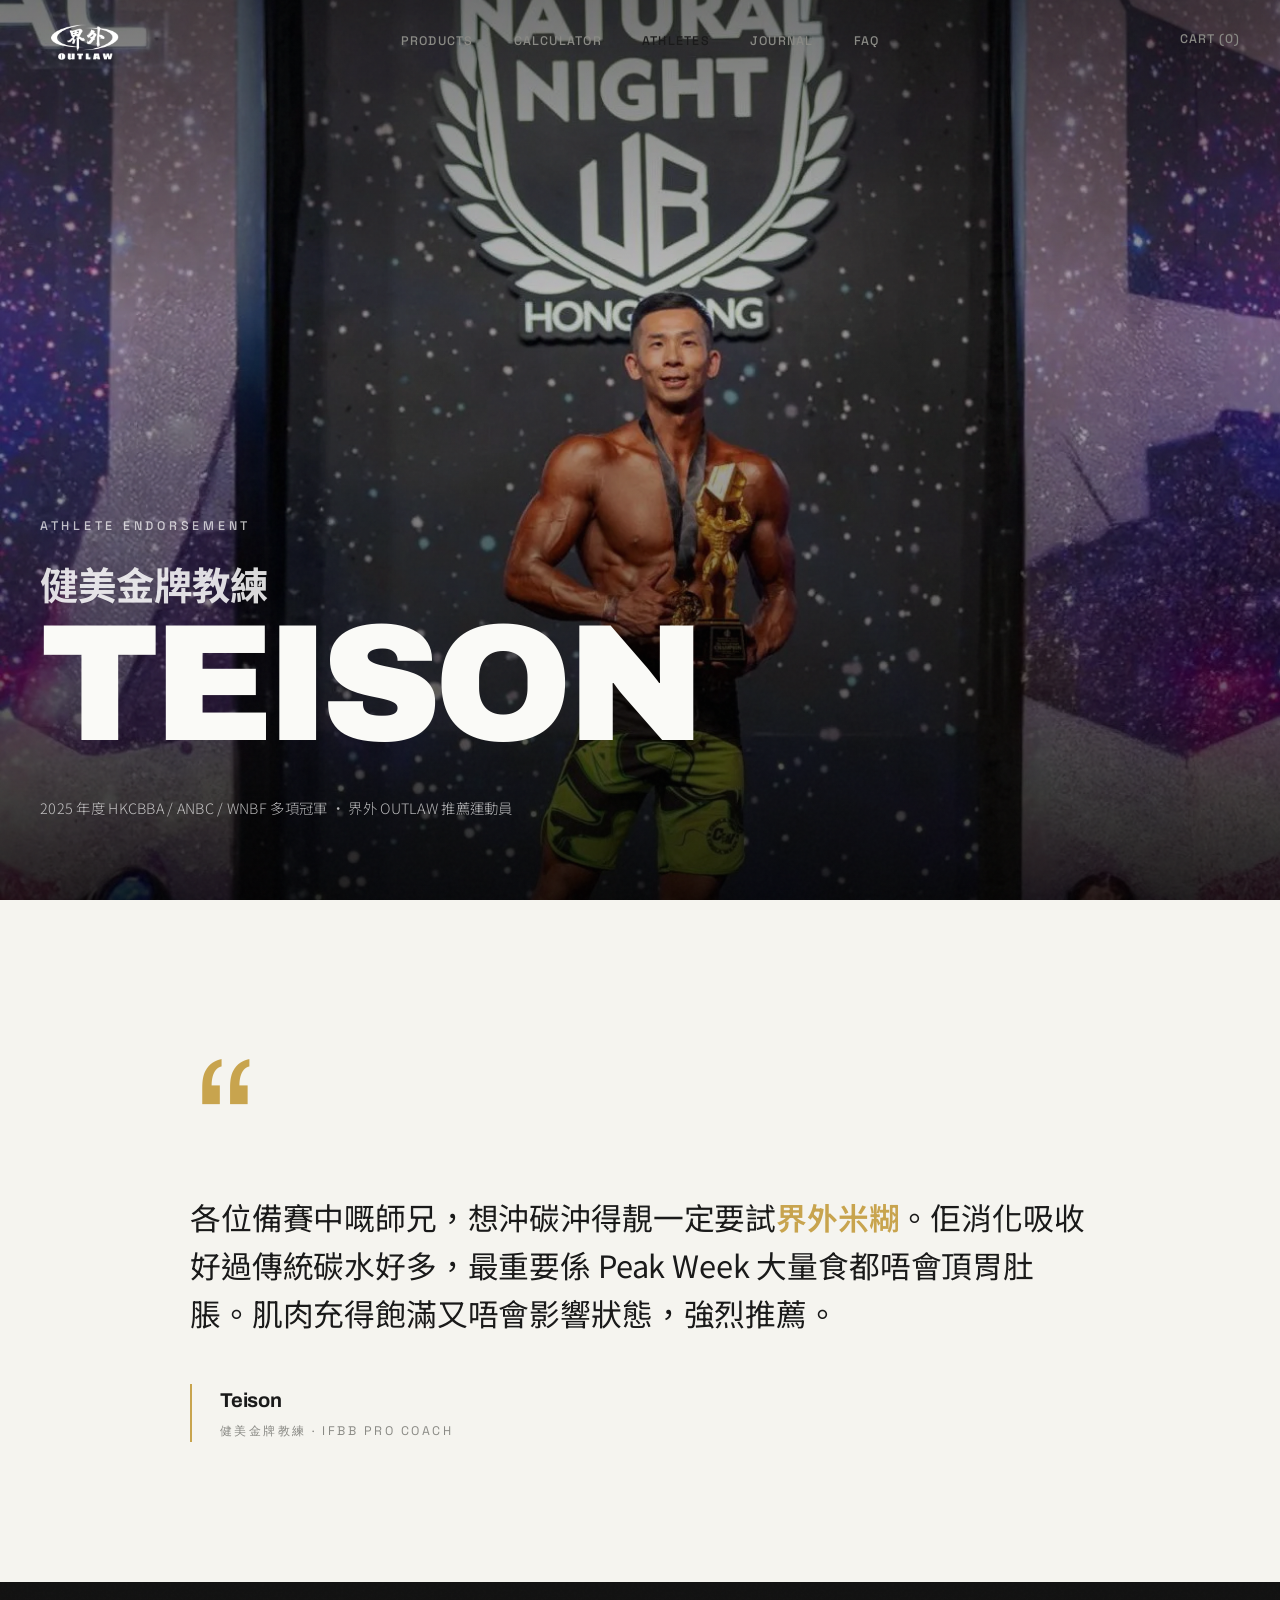
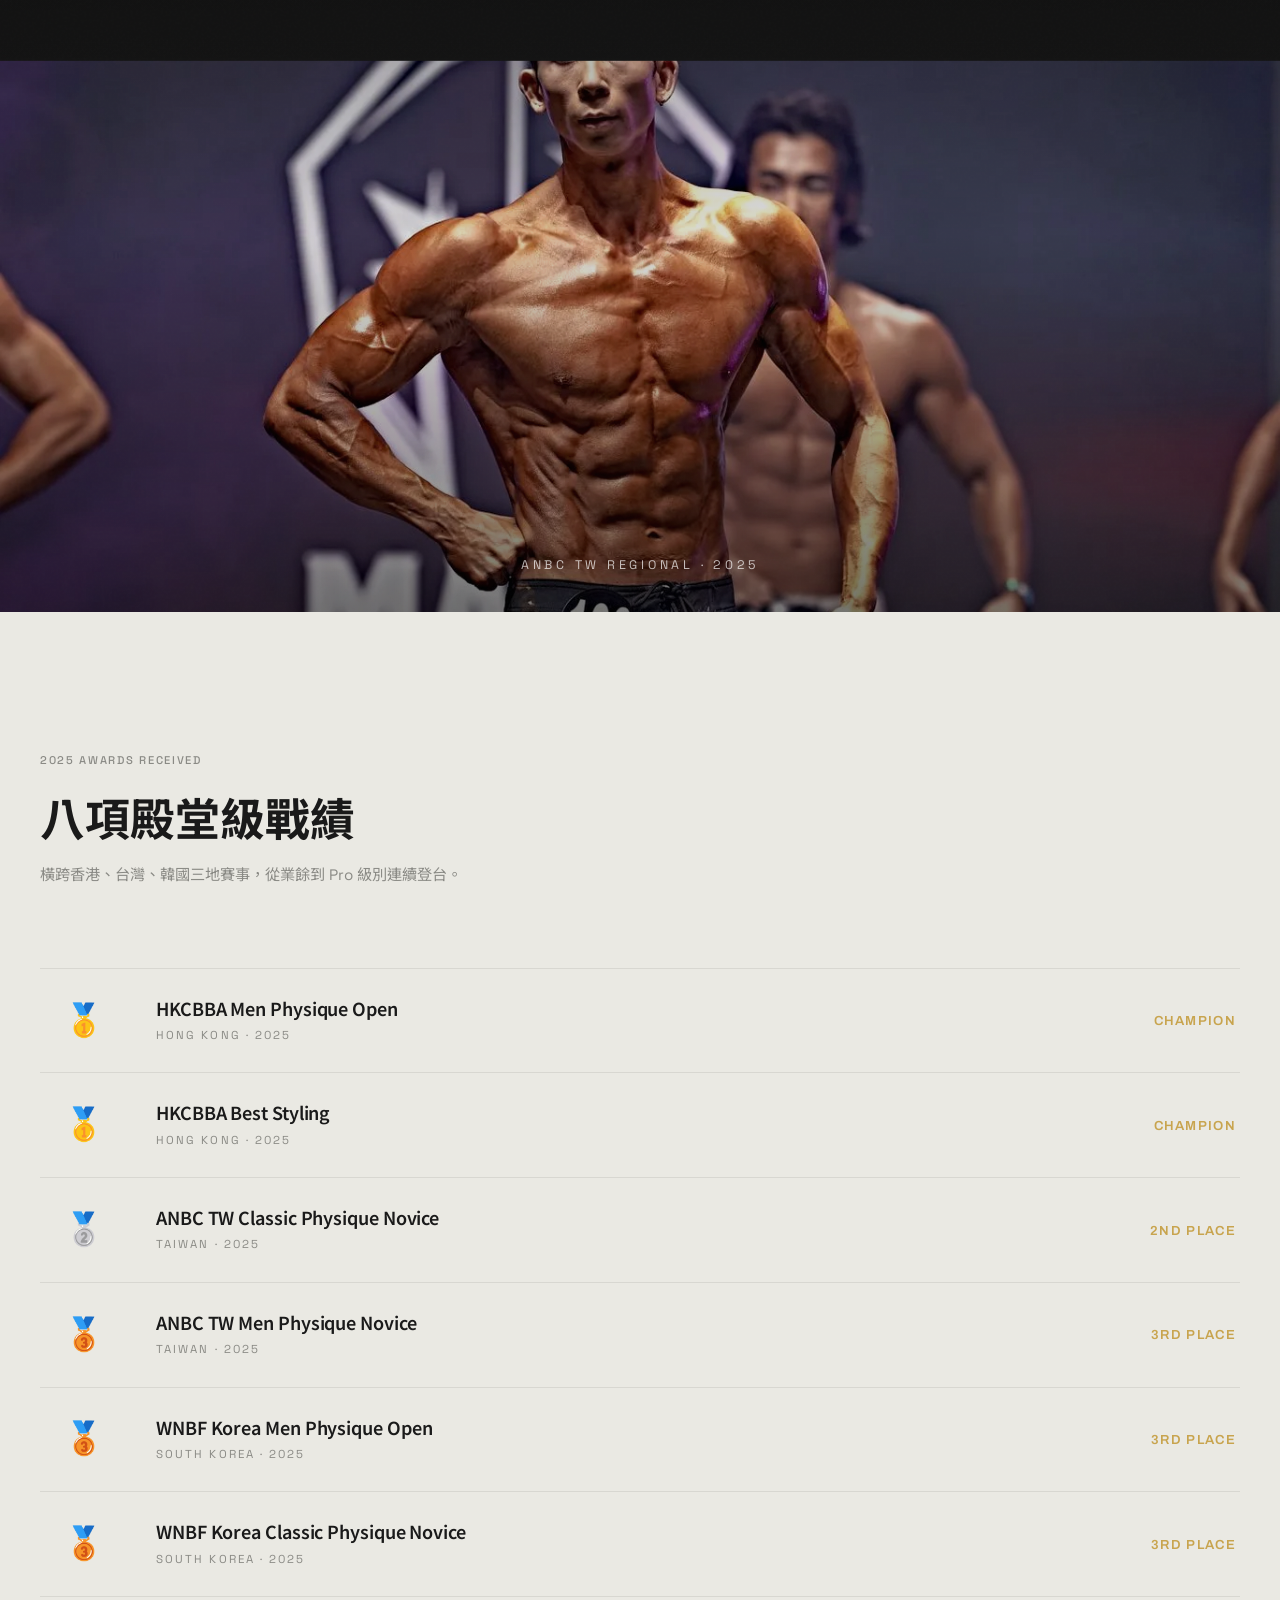
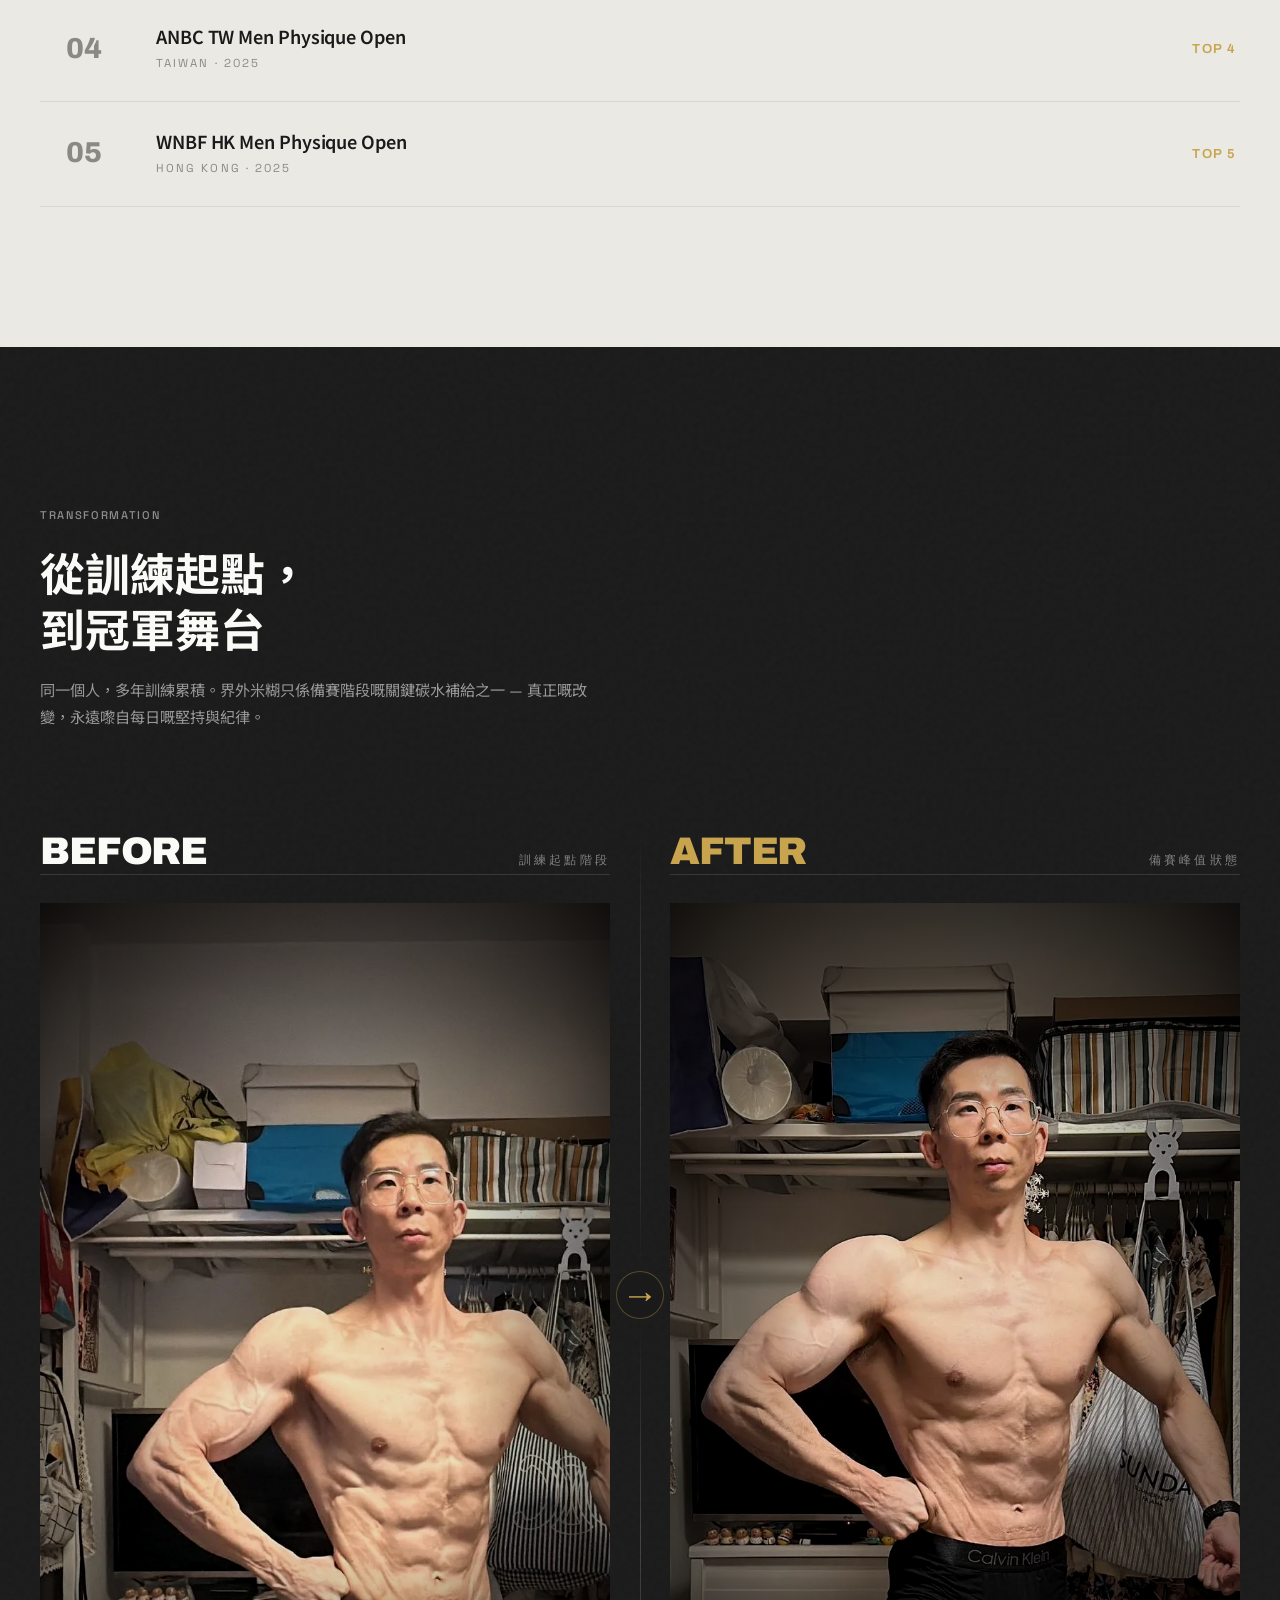
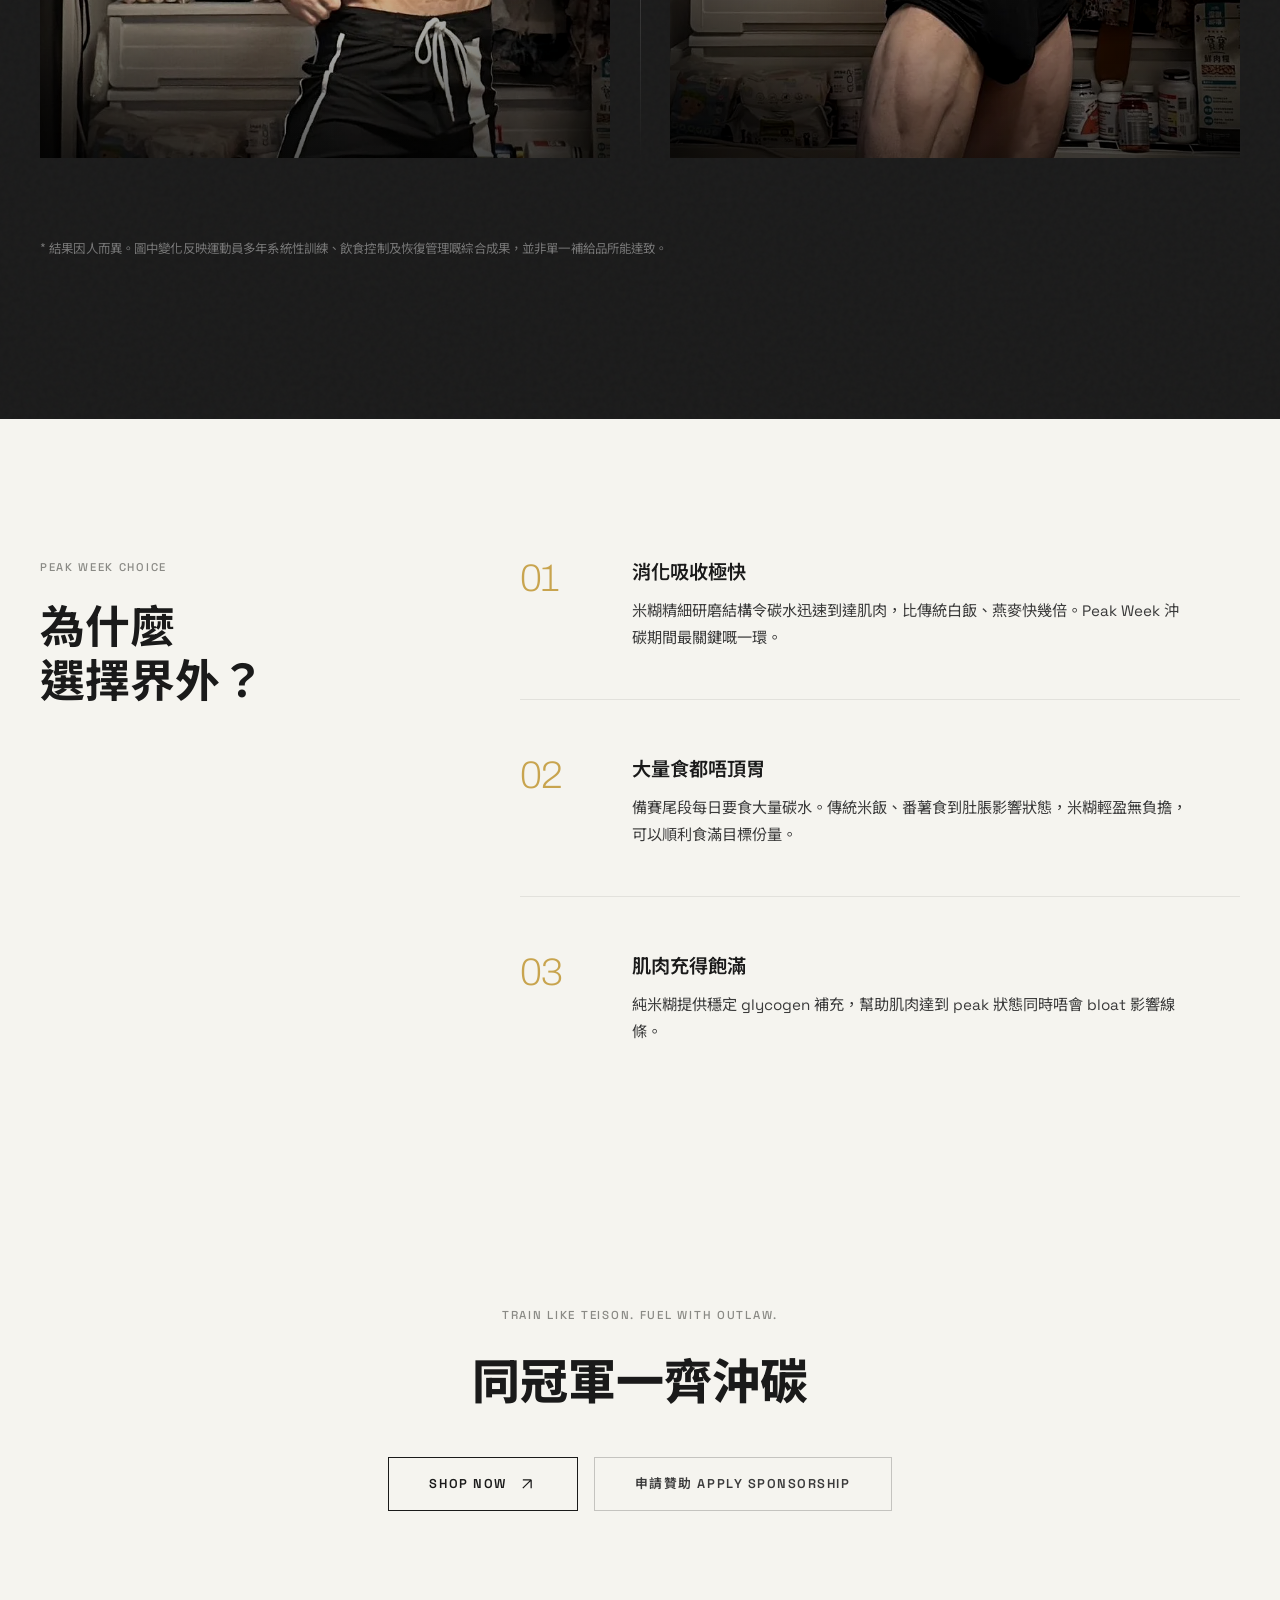
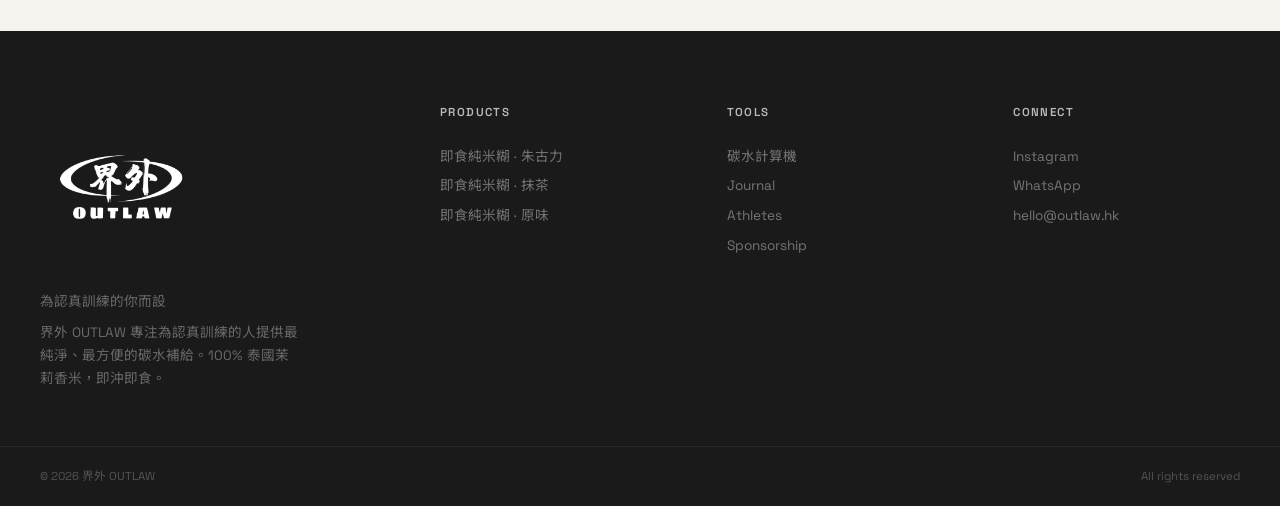
<file: teison.html>
<!DOCTYPE html>
<html lang="zh-Hant">
<head>
  <meta charset="UTF-8">
  <meta name="viewport" content="width=device-width, initial-scale=1.0">
  <title>Teison · 健美金牌教練推介 — 界外 OUTLAW</title>
  <meta name="description" content="健美金牌教練 Teison 推介界外 OUTLAW 即食純米糊。2025 年 HKCBBA、ANBC、WNBF 多項冠軍。Peak Week 沖碳首選。">
  <link rel="stylesheet" href="styles.css?v=20260428c">
  <link rel="preconnect" href="https://fonts.googleapis.com">
  <link rel="preconnect" href="https://fonts.gstatic.com" crossorigin>
  <link rel="preload" as="image" href="images/teison.webp" fetchpriority="high">
  <link href="https://fonts.googleapis.com/css2?family=Archivo:wght@400;500;600;700;800;900&family=Noto+Sans+TC:wght@300;400;500;700&family=Space+Grotesk:wght@400;500;600;700&display=swap" rel="stylesheet">
</head>
<body>

  <!-- CURSOR -->
  <div class="cursor-dot"></div>

  <!-- LOADER -->
  <div class="page-loader">
    <div class="loader-inner">
      <img src="images/logo-white.webp" alt="界外" class="loader-logo-img">
      <div class="loader-bar"><div class="loader-fill"></div></div>
    </div>
  </div>

  <!-- HEADER -->
  <header class="site-header">
    <nav class="nav-container">
      <a href="index.html" class="logo">
        <img src="images/logo-white.webp" alt="界外 OUTLAW" class="logo-img logo-white">
        <img src="images/logo-black.webp" alt="界外 OUTLAW" class="logo-img logo-black">
      </a>
      <ul class="nav-links">
        <li><a href="index.html#products">Products</a></li>
        <li><a href="calculator.html">Calculator</a></li>
        <li><a href="teison.html" class="nav-active">Athletes</a></li>
        <li><a href="blog.html">Journal</a></li>
        <li><a href="index.html#faq">FAQ</a></li>
      </ul>
      <div class="nav-right">
        <a href="#" class="nav-cart">Cart (0)</a>
        <button class="hamburger" aria-label="Menu">
          <span class="ham-line"></span>
          <span class="ham-line"></span>
        </button>
      </div>
    </nav>
  </header>

  <!-- MOBILE MENU -->
  <div class="mobile-overlay">
    <div class="mobile-nav">
      <ul>
        <li><a href="index.html#products" data-num="01">Products</a></li>
        <li><a href="calculator.html" data-num="02">Calculator</a></li>
        <li><a href="teison.html" data-num="03">Athletes</a></li>
        <li><a href="blog.html" data-num="04">Journal</a></li>
        <li><a href="index.html#faq" data-num="05">FAQ</a></li>
      </ul>
      <div class="mobile-footer">
        <a href="#">Instagram</a>
        <a href="#">WhatsApp</a>
      </div>
    </div>
  </div>

  <!-- ATHLETE HERO -->
  <section class="athlete-hero">
    <div class="athlete-hero-img" data-parallax="0.1">
      <img src="images/teison.webp" alt="健美金牌教練 Teison 手持冠軍獎座" fetchpriority="high" decoding="async" width="630" height="852">
    </div>
    <div class="athlete-hero-overlay"></div>
    <div class="athlete-hero-grain"></div>
    <div class="athlete-hero-content">
      <div class="section-container">
        <p class="athlete-tag" data-reveal>Athlete Endorsement</p>
        <h1 class="athlete-hero-title" data-reveal>
          <span class="athlete-hero-line">健美金牌教練</span>
          <span class="athlete-hero-line athlete-hero-name">TEISON</span>
        </h1>
        <p class="athlete-hero-subtitle" data-reveal>2025 年度 HKCBBA / ANBC / WNBF 多項冠軍 · 界外 OUTLAW 推薦運動員</p>
      </div>
    </div>
  </section>

  <!-- PULL QUOTE -->
  <section class="athlete-quote">
    <div class="section-container">
      <div class="quote-inner" data-reveal>
        <span class="quote-mark">&ldquo;</span>
        <blockquote class="quote-body">
          各位備賽中嘅師兄，想沖碳沖得靚一定要試<em>界外米糊</em>。佢消化吸收好過傳統碳水好多，最重要係 Peak Week 大量食都唔會頂胃肚脹。肌肉充得飽滿又唔會影響狀態，強烈推薦。
        </blockquote>
        <div class="quote-attribution">
          <span class="quote-name">Teison</span>
          <span class="quote-role">健美金牌教練 · IFBB Pro Coach</span>
        </div>
      </div>
    </div>
  </section>

  <!-- COMPETITION STAGE STRIP -->
  <section class="athlete-strip">
    <div class="athlete-strip-img" data-parallax="0.08">
      <img src="images/teison-stage.webp" alt="Teison 喺 ANBC TW 賽台上 side pose" loading="lazy" decoding="async" width="700" height="1000">
    </div>
    <div class="athlete-strip-overlay"></div>
    <div class="athlete-strip-grain"></div>
    <div class="athlete-strip-text" data-reveal>
      <span>ANBC TW Regional · 2025</span>
    </div>
  </section>

  <!-- AWARDS -->
  <section class="athlete-awards">
    <div class="section-container">
      <div class="awards-header">
        <p class="tag" data-reveal>2025 Awards Received</p>
        <h2 class="awards-title" data-reveal>八項殿堂級戰績</h2>
        <p class="awards-subtitle" data-reveal>橫跨香港、台灣、韓國三地賽事，從業餘到 Pro 級別連續登台。</p>
      </div>
      <div class="awards-list">

        <article class="award-row" data-reveal>
          <span class="award-medal award-gold" aria-label="Gold">🥇</span>
          <div class="award-info">
            <h4 class="award-event">HKCBBA Men Physique Open</h4>
            <p class="award-meta">Hong Kong · 2025</p>
          </div>
          <span class="award-place">Champion</span>
        </article>

        <article class="award-row" data-reveal>
          <span class="award-medal award-gold" aria-label="Gold">🥇</span>
          <div class="award-info">
            <h4 class="award-event">HKCBBA Best Styling</h4>
            <p class="award-meta">Hong Kong · 2025</p>
          </div>
          <span class="award-place">Champion</span>
        </article>

        <article class="award-row" data-reveal>
          <span class="award-medal award-silver" aria-label="Silver">🥈</span>
          <div class="award-info">
            <h4 class="award-event">ANBC TW Classic Physique Novice</h4>
            <p class="award-meta">Taiwan · 2025</p>
          </div>
          <span class="award-place">2nd Place</span>
        </article>

        <article class="award-row" data-reveal>
          <span class="award-medal award-bronze" aria-label="Bronze">🥉</span>
          <div class="award-info">
            <h4 class="award-event">ANBC TW Men Physique Novice</h4>
            <p class="award-meta">Taiwan · 2025</p>
          </div>
          <span class="award-place">3rd Place</span>
        </article>

        <article class="award-row" data-reveal>
          <span class="award-medal award-bronze" aria-label="Bronze">🥉</span>
          <div class="award-info">
            <h4 class="award-event">WNBF Korea Men Physique Open</h4>
            <p class="award-meta">South Korea · 2025</p>
          </div>
          <span class="award-place">3rd Place</span>
        </article>

        <article class="award-row" data-reveal>
          <span class="award-medal award-bronze" aria-label="Bronze">🥉</span>
          <div class="award-info">
            <h4 class="award-event">WNBF Korea Classic Physique Novice</h4>
            <p class="award-meta">South Korea · 2025</p>
          </div>
          <span class="award-place">3rd Place</span>
        </article>

        <article class="award-row" data-reveal>
          <span class="award-medal" aria-label="Top 4">04</span>
          <div class="award-info">
            <h4 class="award-event">ANBC TW Men Physique Open</h4>
            <p class="award-meta">Taiwan · 2025</p>
          </div>
          <span class="award-place">Top 4</span>
        </article>

        <article class="award-row" data-reveal>
          <span class="award-medal" aria-label="Top 5">05</span>
          <div class="award-info">
            <h4 class="award-event">WNBF HK Men Physique Open</h4>
            <p class="award-meta">Hong Kong · 2025</p>
          </div>
          <span class="award-place">Top 5</span>
        </article>

      </div>
    </div>
  </section>

  <!-- BEFORE / AFTER TRANSFORMATION -->
  <section class="transform">
    <div class="transform-grain"></div>
    <div class="section-container">
      <div class="transform-header">
        <p class="tag transform-tag" data-reveal>Transformation</p>
        <h2 class="transform-title" data-reveal>從訓練起點，<br>到冠軍舞台</h2>
        <p class="transform-subtitle" data-reveal>同一個人，多年訓練累積。界外米糊只係備賽階段嘅關鍵碳水補給之一 — 真正嘅改變，永遠嚟自每日嘅堅持與紀律。</p>
      </div>

      <div class="transform-grid">
        <figure class="transform-card" data-reveal>
          <div class="transform-label-row">
            <span class="transform-label">Before</span>
            <span class="transform-meta">訓練起點階段</span>
          </div>
          <div class="transform-img">
            <img src="images/teison-before.webp" alt="Teison 訓練起點階段" loading="lazy" decoding="async" width="800" height="1200">
            <div class="transform-vignette"></div>
          </div>
        </figure>

        <div class="transform-divider" aria-hidden="true">
          <span class="transform-divider-arrow">→</span>
        </div>

        <figure class="transform-card transform-card-after" data-reveal>
          <div class="transform-label-row">
            <span class="transform-label transform-label-after">After</span>
            <span class="transform-meta">備賽峰值狀態</span>
          </div>
          <div class="transform-img">
            <img src="images/teison-after.webp" alt="Teison 備賽峰值狀態" loading="lazy" decoding="async" width="800" height="1200">
            <div class="transform-vignette"></div>
          </div>
        </figure>
      </div>

      <p class="transform-disclaimer" data-reveal>
        * 結果因人而異。圖中變化反映運動員多年系統性訓練、飲食控制及恢復管理嘅綜合成果，並非單一補給品所能達致。
      </p>
    </div>
  </section>

  <!-- WHY OUTLAW -->
  <section class="athlete-why">
    <div class="section-container">
      <div class="why-layout">
        <div class="why-left">
          <p class="tag" data-reveal>Peak Week Choice</p>
          <h2 class="why-title" data-reveal>為什麼<br>選擇界外？</h2>
        </div>
        <div class="why-right">
          <div class="why-block" data-reveal>
            <span class="why-num">01</span>
            <h4>消化吸收極快</h4>
            <p>米糊精細研磨結構令碳水迅速到達肌肉，比傳統白飯、燕麥快幾倍。Peak Week 沖碳期間最關鍵嘅一環。</p>
          </div>
          <div class="why-block" data-reveal>
            <span class="why-num">02</span>
            <h4>大量食都唔頂胃</h4>
            <p>備賽尾段每日要食大量碳水。傳統米飯、番薯食到肚脹影響狀態，米糊輕盈無負擔，可以順利食滿目標份量。</p>
          </div>
          <div class="why-block" data-reveal>
            <span class="why-num">03</span>
            <h4>肌肉充得飽滿</h4>
            <p>純米糊提供穩定 glycogen 補充，幫助肌肉達到 peak 狀態同時唔會 bloat 影響線條。</p>
          </div>
        </div>
      </div>
    </div>
  </section>

  <!-- CTA -->
  <section class="cta-section">
    <div class="cta-inner" data-reveal>
      <p class="cta-small">Train like Teison. Fuel with OUTLAW.</p>
      <h2 class="cta-title">同冠軍一齊沖碳</h2>
      <div class="cta-actions">
        <a href="index.html#products" class="btn-outline">
          <span>Shop Now</span>
          <svg width="20" height="20" viewBox="0 0 24 24" fill="none" stroke="currentColor" stroke-width="1.5"><path d="M7 17L17 7M17 7H7M17 7V17"/></svg>
        </a>
        <a href="sponsorship.html" class="btn-outline btn-outline-secondary">
          <span>申請贊助 Apply Sponsorship</span>
        </a>
      </div>
    </div>
  </section>

  <!-- FOOTER -->
  <footer class="site-footer" id="contact">
    <div class="footer-top">
      <div class="section-container">
        <div class="footer-grid">
          <div class="footer-brand">
            <div class="footer-logo">
              <img src="images/logo-black.webp" alt="界外 OUTLAW" class="footer-logo-img">
            </div>
            <p class="footer-tagline">為認真訓練的你而設</p>
            <p class="footer-desc">界外 OUTLAW 專注為認真訓練的人提供最純淨、最方便的碳水補給。100% 泰國茉莉香米，即沖即食。</p>
          </div>
          <div class="footer-col">
            <h5>Products</h5>
            <a href="index.html#products">即食純米糊 · 朱古力</a>
            <a href="index.html#products">即食純米糊 · 抹茶</a>
            <a href="index.html#products">即食純米糊 · 原味</a>
          </div>
          <div class="footer-col">
            <h5>Tools</h5>
            <a href="calculator.html">碳水計算機</a>
            <a href="blog.html">Journal</a>
            <a href="teison.html">Athletes</a>
            <a href="sponsorship.html">Sponsorship</a>
          </div>
          <div class="footer-col">
            <h5>Connect</h5>
            <a href="#">Instagram</a>
            <a href="#">WhatsApp</a>
            <a href="mailto:hello@outlaw.hk">hello@outlaw.hk</a>
          </div>
        </div>
      </div>
    </div>
    <div class="footer-bottom">
      <div class="section-container">
        <span>&copy; 2026 界外 OUTLAW</span>
        <span>All rights reserved</span>
      </div>
    </div>
  </footer>

  <script src="script.js?v=20260428c" defer></script>
</body>
</html>
</file>
<file: styles.css>
/* ========== RESET ========== */
*, *::before, *::after {
  margin: 0; padding: 0; box-sizing: border-box;
}

:root {
  --bg: #f5f4ef;
  --bg-dark: #1a1a1a;
  --surface: #eae9e3;
  --text: #3a3a3a;
  --text-muted: #8a8a85;
  --heading: #1a1a1a;
  --white: #fafaf7;
  --accent: #c8a44e;
  --ease: cubic-bezier(0.645, 0.045, 0.355, 1);
  --ease-out: cubic-bezier(0.16, 1, 0.3, 1);
}

html {
  scroll-behavior: smooth;
  font-size: 16px;
  scrollbar-width: thin;
  scrollbar-color: var(--text-muted) transparent;
}

body {
  font-family: 'Space Grotesk', 'Noto Sans TC', sans-serif;
  background: var(--bg);
  color: var(--text);
  line-height: 1.6;
  overflow-x: hidden;
  cursor: none;
}

@media (pointer: coarse) {
  body { cursor: auto; }
  .cursor-dot { display: none !important; }
}

img { max-width: 100%; height: auto; display: block; }
a { text-decoration: none; color: inherit; }
ul { list-style: none; }

.section-container {
  max-width: 1280px;
  margin: 0 auto;
  padding: 0 40px;
}

/* ========== CUSTOM CURSOR ========== */
.cursor-dot {
  position: fixed;
  width: 8px; height: 8px;
  background: var(--heading);
  border-radius: 50%;
  pointer-events: none;
  z-index: 9999;
  mix-blend-mode: difference;
  transition: transform 0.15s var(--ease), opacity 0.3s;
  transform: translate(-50%, -50%);
  opacity: 0;
}

body:hover .cursor-dot { opacity: 1; }

.cursor-dot.hovering {
  transform: translate(-50%, -50%) scale(5);
  background: var(--white);
}

/* ========== PAGE LOADER ========== */
.page-loader {
  position: fixed;
  inset: 0;
  z-index: 10000;
  background: var(--heading);
  display: flex;
  align-items: center;
  justify-content: center;
  transition: opacity 0.6s var(--ease), visibility 0.6s;
}

.page-loader.done {
  opacity: 0;
  visibility: hidden;
}

.loader-inner {
  text-align: center;
  display: flex;
  flex-direction: column;
  align-items: center;
  justify-content: center;
}

.loader-logo-img {
  height: 180px;
  width: auto;
  display: block;
  margin: 0 auto 40px;
}

.loader-bar {
  width: 120px;
  height: 2px;
  background: rgba(255,255,255,0.15);
  border-radius: 2px;
  overflow: hidden;
  margin: 0 auto;
}

.loader-fill {
  height: 100%;
  width: 0;
  background: var(--white);
  animation: loaderFill 1.2s var(--ease) forwards;
}

@keyframes loaderFill {
  to { width: 100%; }
}

/* ========== HEADER ========== */
.site-header {
  position: fixed;
  top: 0; left: 0;
  width: 100%;
  z-index: 1000;
  padding: 0 40px;
  transition: all 0.4s var(--ease);
}

.site-header::before {
  content: '';
  position: absolute;
  inset: 0;
  background: rgba(245, 244, 239, 0.85);
  backdrop-filter: blur(16px);
  -webkit-backdrop-filter: blur(16px);
  opacity: 0;
  transition: opacity 0.4s var(--ease);
}

.site-header.scrolled::before { opacity: 1; }

.nav-container {
  max-width: 1280px;
  margin: 0 auto;
  height: 80px;
  display: flex;
  align-items: center;
  justify-content: space-between;
  position: relative;
  z-index: 2;
}

.logo {
  display: flex;
  align-items: center;
}

.logo-img {
  height: 88px;
  width: auto;
  transition: opacity 0.4s;
}

/* Default state: show black logo, hide white */
.logo-white { display: none; }
.logo-black { display: block; }

/* On hero: show white logo, hide black */
.site-header.hero-visible .logo-white { display: block; }
.site-header.hero-visible .logo-black { display: none; }

.nav-links {
  display: flex;
  gap: 40px;
  position: absolute;
  left: 50%;
  transform: translateX(-50%);
}

.nav-links a {
  font-size: 0.78rem;
  font-weight: 500;
  letter-spacing: 0.1em;
  text-transform: uppercase;
  color: var(--text-muted);
  position: relative;
  padding: 4px 0;
  transition: color 0.3s;
}

.nav-links a:hover { color: var(--heading); }

.nav-links a::after {
  content: '';
  position: absolute;
  bottom: 0; left: 0;
  width: 0; height: 1px;
  background: var(--heading);
  transition: width 0.4s var(--ease);
}

.nav-links a:hover::after { width: 100%; }

.nav-right {
  display: flex;
  align-items: center;
  gap: 28px;
}

.nav-cart {
  font-size: 0.78rem;
  font-weight: 500;
  letter-spacing: 0.08em;
  text-transform: uppercase;
  color: var(--text-muted);
  transition: color 0.3s;
}

.nav-cart:hover { color: var(--heading); }

.hamburger {
  display: none;
  flex-direction: column;
  gap: 6px;
  background: none;
  border: none;
  cursor: none;
  padding: 8px 0;
  width: 28px;
}

.ham-line {
  display: block;
  width: 100%;
  height: 1.5px;
  background: var(--heading);
  transition: all 0.4s var(--ease);
  transform-origin: center;
}

.hamburger.active .ham-line:first-child {
  transform: translateY(3.75px) rotate(45deg);
}
.hamburger.active .ham-line:last-child {
  transform: translateY(-3.75px) rotate(-45deg);
}

/* ========== MOBILE OVERLAY ========== */
.mobile-overlay {
  position: fixed;
  inset: 0;
  z-index: 998;
  background: var(--heading);
  display: flex;
  align-items: center;
  justify-content: center;
  opacity: 0;
  visibility: hidden;
  transition: all 0.5s var(--ease);
}

.mobile-overlay.active {
  opacity: 1;
  visibility: visible;
}

.mobile-nav ul { text-align: center; }

.mobile-nav li {
  overflow: hidden;
}

.mobile-nav a {
  display: block;
  font-size: clamp(2rem, 6vw, 3.5rem);
  font-weight: 700;
  color: var(--white);
  padding: 8px 0;
  transform: translateY(100%);
  transition: transform 0.5s var(--ease-out), color 0.3s;
}

.mobile-overlay.active .mobile-nav a {
  transform: translateY(0);
}

.mobile-nav li:nth-child(1) a { transition-delay: 0.1s; }
.mobile-nav li:nth-child(2) a { transition-delay: 0.15s; }
.mobile-nav li:nth-child(3) a { transition-delay: 0.2s; }
.mobile-nav li:nth-child(4) a { transition-delay: 0.25s; }
.mobile-nav li:nth-child(5) a { transition-delay: 0.3s; }

.mobile-nav a::before {
  content: attr(data-num);
  font-size: 0.7rem;
  font-weight: 400;
  letter-spacing: 0.1em;
  color: var(--text-muted);
  display: block;
  margin-bottom: 4px;
}

.mobile-nav a:hover { color: var(--accent); }

.mobile-footer {
  position: absolute;
  bottom: 40px;
  left: 50%;
  transform: translateX(-50%);
  display: flex;
  gap: 32px;
}

.mobile-footer a {
  font-size: 0.75rem;
  letter-spacing: 0.1em;
  text-transform: uppercase;
  color: var(--text-muted);
}

/* ========== HERO ========== */
.hero {
  position: relative;
  height: 100vh;
  min-height: 700px;
  display: flex;
  align-items: flex-end;
  overflow: hidden;
}

.hero-visual {
  position: absolute;
  inset: 0;
}

.hero-img-wrapper {
  width: 100%; height: 120%;
  position: absolute;
  top: -10%;
}

.hero-img-wrapper img,
.hero-img-wrapper .hero-video {
  width: 100%;
  height: 100%;
  object-fit: cover;
  filter: brightness(0.55) contrast(1.05) saturate(0.92);
  display: block;
}

.hero-grain {
  position: absolute;
  inset: 0;
  background-image: url("data:image/svg+xml,%3Csvg viewBox='0 0 256 256' xmlns='http://www.w3.org/2000/svg'%3E%3Cfilter id='noise'%3E%3CfeTurbulence type='fractalNoise' baseFrequency='0.9' numOctaves='4' stitchTiles='stitch'/%3E%3C/filter%3E%3Crect width='100%25' height='100%25' filter='url(%23noise)' opacity='0.04'/%3E%3C/svg%3E");
  pointer-events: none;
  opacity: 0.5;
}

.hero-content {
  position: relative;
  z-index: 2;
  width: 100%;
  padding: 0 40px 60px;
  max-width: 1360px;
  margin: 0 auto;
  display: flex;
  flex-direction: column;
  gap: 48px;
}

.hero-title-wrap {
  display: flex;
  flex-direction: column;
  gap: 0;
}

.hero-line {
  overflow: hidden;
}

.hero-small {
  display: inline-block;
  font-family: 'Noto Sans TC', sans-serif;
  font-size: 0.85rem;
  font-weight: 300;
  letter-spacing: 0.3em;
  color: rgba(255,255,255,0.5);
  margin-bottom: 12px;
  transform: translateY(100%);
  transition: transform 0.8s var(--ease-out);
}

.hero-title {
  font-family: 'Archivo', sans-serif;
  font-size: clamp(3.5rem, 9vw, 7.5rem);
  font-weight: 900;
  line-height: 0.95;
  color: var(--white);
  text-transform: uppercase;
  letter-spacing: -0.02em;
  transform: translateY(100%);
  transition: transform 0.8s var(--ease-out);
}

.hero-title em {
  font-style: italic;
  color: var(--accent);
}

.hero-line.revealed .hero-small,
.hero-line.revealed .hero-title {
  transform: translateY(0);
}

.hero-line:nth-child(1) .hero-small { transition-delay: 0.4s; }
.hero-line:nth-child(2) .hero-title { transition-delay: 0.5s; }
.hero-line:nth-child(3) .hero-title { transition-delay: 0.6s; }

.hero-bottom {
  display: flex;
  justify-content: space-between;
  align-items: flex-end;
}

.link-arrow {
  display: inline-flex;
  align-items: center;
  gap: 12px;
  font-size: 0.85rem;
  font-weight: 500;
  letter-spacing: 0.1em;
  text-transform: uppercase;
  color: var(--white);
  transition: gap 0.3s var(--ease);
}

.link-arrow:hover { gap: 20px; }

.link-arrow svg { transition: transform 0.3s var(--ease); }
.link-arrow:hover svg { transform: translate(4px, -4px); }

.hero-scroll {
  display: flex;
  align-items: center;
  gap: 12px;
  color: rgba(255,255,255,0.4);
  font-size: 0.7rem;
  letter-spacing: 0.15em;
  text-transform: uppercase;
}

.scroll-indicator {
  width: 1px; height: 48px;
  background: rgba(255,255,255,0.15);
  position: relative;
  overflow: hidden;
}

.scroll-dot {
  width: 1px; height: 16px;
  background: var(--white);
  position: absolute;
  top: -16px;
  animation: scrollDown 2s var(--ease) infinite;
}

@keyframes scrollDown {
  0% { top: -16px; }
  100% { top: 48px; }
}

/* ========== REVEAL ANIMATION ========== */
[data-reveal] {
  opacity: 0;
  transform: translateY(40px);
  transition: opacity 0.8s var(--ease-out), transform 0.8s var(--ease-out);
}

[data-reveal].revealed {
  opacity: 1;
  transform: translateY(0);
}

/* ========== MARQUEE ========== */
.marquee {
  background: var(--heading);
  padding: 16px 0;
  overflow: hidden;
  white-space: nowrap;
}

.marquee-track {
  display: inline-flex;
  align-items: center;
  gap: 28px;
  animation: marqueeScroll 20s linear infinite;
}

.marquee-item {
  font-size: 0.72rem;
  font-weight: 500;
  letter-spacing: 0.15em;
  text-transform: uppercase;
  color: rgba(255,255,255,0.45);
}

.marquee-dot {
  font-size: 0.35rem;
  color: var(--accent);
}

@keyframes marqueeScroll {
  0% { transform: translateX(0); }
  100% { transform: translateX(-50%); }
}

/* ========== BRAND STATEMENT ========== */
.brand-statement {
  padding: 160px 40px;
  text-align: center;
}

.statement-label {
  font-size: 0.72rem;
  font-weight: 500;
  letter-spacing: 0.2em;
  text-transform: uppercase;
  color: var(--text-muted);
  margin-bottom: 40px;
}

.statement-text {
  font-family: 'Noto Sans TC', sans-serif;
  font-size: clamp(1.6rem, 3.5vw, 2.6rem);
  font-weight: 700;
  line-height: 1.7;
  color: var(--heading);
}

.statement-highlight {
  color: var(--accent);
  position: relative;
}

/* ========== EXPLAINER ========== */
.explainer {
  padding: 0 40px 140px;
}

.explainer-layout {
  max-width: 1280px;
  margin: 0 auto;
  display: grid;
  grid-template-columns: 1fr 1.2fr;
  gap: 100px;
  align-items: start;
}

.explainer-title {
  font-family: 'Noto Sans TC', sans-serif;
  font-size: clamp(1.8rem, 3.5vw, 2.8rem);
  font-weight: 700;
  line-height: 1.4;
  color: var(--heading);
  margin-bottom: 20px;
}

.explainer-block {
  padding: 28px 0;
  border-bottom: 1px solid rgba(0,0,0,0.06);
}

.explainer-block:first-child {
  padding-top: 0;
}

.explainer-body {
  font-size: 0.95rem;
  line-height: 1.9;
  color: var(--text-muted);
}

.explainer-body strong {
  color: var(--heading);
  font-weight: 600;
}

/* ========== TAG ========== */
.tag {
  font-size: 0.7rem;
  font-weight: 500;
  letter-spacing: 0.15em;
  text-transform: uppercase;
  color: var(--text-muted);
  margin-bottom: 20px;
}

/* ========== IMAGE STRIP ========== */
.image-strip {
  position: relative;
  height: 50vh;
  min-height: 350px;
  overflow: hidden;
}

.image-strip-short {
  height: 40vh;
  min-height: 280px;
}

.strip-img {
  position: absolute;
  inset: 0;
  width: 100%;
  height: 120%;
  top: -10%;
}

.strip-img img {
  width: 100%;
  height: 100%;
  object-fit: cover;
  filter: contrast(1.05) saturate(0.9);
}

.strip-overlay {
  position: absolute;
  inset: 0;
  background: linear-gradient(to bottom, rgba(0,0,0,0.1), rgba(0,0,0,0.3));
  pointer-events: none;
}

.strip-grain {
  position: absolute;
  inset: 0;
  background-image: url("data:image/svg+xml,%3Csvg viewBox='0 0 256 256' xmlns='http://www.w3.org/2000/svg'%3E%3Cfilter id='noise'%3E%3CfeTurbulence type='fractalNoise' baseFrequency='0.9' numOctaves='4' stitchTiles='stitch'/%3E%3C/filter%3E%3Crect width='100%25' height='100%25' filter='url(%23noise)' opacity='0.04'/%3E%3C/svg%3E");
  pointer-events: none;
  opacity: 0.4;
}

.strip-text {
  position: absolute;
  bottom: 32px;
  left: 0;
  right: 0;
  text-align: center;
  z-index: 2;
}

.strip-text span {
  font-family: 'Noto Sans TC', sans-serif;
  font-size: 0.78rem;
  font-weight: 400;
  letter-spacing: 0.25em;
  color: rgba(255,255,255,0.6);
}

/* ========== PRODUCTS ========== */
.products {
  padding: 120px 0;
}

.products-header {
  margin-bottom: 60px;
}

.products-title {
  font-family: 'Noto Sans TC', sans-serif;
  font-size: clamp(1.6rem, 3vw, 2.4rem);
  font-weight: 700;
  color: var(--heading);
}

.products-subtitle {
  font-size: 0.92rem;
  line-height: 1.8;
  color: var(--text-muted);
  margin-top: 16px;
  max-width: 520px;
}

.products-grid {
  display: grid;
  grid-template-columns: repeat(3, 1fr);
  gap: 2px;
}

.product-card {
  background: var(--bg);
}

.product-link {
  display: block;
}

.product-visual {
  position: relative;
  aspect-ratio: 1;
  overflow: hidden;
  background: var(--surface);
}

.product-visual img {
  width: 100%;
  height: 100%;
  object-fit: contain;
  padding: 20px;
  transition: transform 0.6s var(--ease);
}

.product-card:hover .product-visual img {
  transform: scale(1.05);
}

.product-overlay {
  position: absolute;
  inset: 0;
  background: rgba(26,26,26,0);
  display: flex;
  align-items: center;
  justify-content: center;
  transition: background 0.4s var(--ease);
}

.product-card:hover .product-overlay {
  background: rgba(26,26,26,0.15);
}

.product-cta {
  font-size: 0.78rem;
  font-weight: 600;
  letter-spacing: 0.1em;
  text-transform: uppercase;
  color: var(--white);
  opacity: 0;
  transform: translateY(12px);
  transition: all 0.4s var(--ease);
}

.product-card:hover .product-cta {
  opacity: 1;
  transform: translateY(0);
}

.product-details {
  padding: 24px 28px;
  display: flex;
  flex-direction: column;
  gap: 8px;
}

.product-name {
  display: flex;
  align-items: center;
  gap: 12px;
}

.product-name h3 {
  font-size: 0.95rem;
  font-weight: 600;
  color: var(--heading);
}

.product-badge {
  font-size: 0.6rem;
  font-weight: 600;
  letter-spacing: 0.08em;
  text-transform: uppercase;
  color: var(--accent);
  border: 1px solid var(--accent);
  padding: 2px 8px;
}

.badge-new {
  color: var(--heading);
  border-color: var(--heading);
}

.product-desc {
  font-size: 0.82rem;
  line-height: 1.6;
  color: var(--text-muted);
  margin-bottom: 12px;
}

.product-meta {
  display: flex;
  justify-content: space-between;
  align-items: center;
}

.product-spec {
  font-size: 0.78rem;
  color: var(--text-muted);
}

.product-price {
  font-size: 0.95rem;
  font-weight: 700;
  color: var(--heading);
}

/* ========== NUTRITION ========== */
.nutrition {
  padding: 140px 0;
  background: var(--surface);
}

.nutrition-layout {
  display: grid;
  grid-template-columns: 1fr 1fr;
  gap: 100px;
  align-items: start;
}

.nutrition-title {
  font-family: 'Noto Sans TC', sans-serif;
  font-size: clamp(1.6rem, 3vw, 2.4rem);
  font-weight: 700;
  line-height: 1.4;
  color: var(--heading);
  margin-bottom: 20px;
}

.nutrition-desc {
  font-size: 0.92rem;
  line-height: 1.7;
  color: var(--text-muted);
}

.nutrition-table {
  border: 1px solid rgba(0,0,0,0.08);
  background: var(--bg);
}

.nutri-row {
  display: flex;
  justify-content: space-between;
  padding: 14px 24px;
  font-size: 0.88rem;
  border-bottom: 1px solid rgba(0,0,0,0.06);
}

.nutri-row:last-child {
  border-bottom: none;
}

.nutri-row span:first-child {
  color: var(--text-muted);
}

.nutri-row span:last-child {
  font-weight: 600;
  color: var(--heading);
}

.nutri-header {
  background: var(--heading);
}

.nutri-header span {
  color: rgba(255,255,255,0.7) !important;
  font-weight: 500 !important;
  font-size: 0.75rem;
  letter-spacing: 0.08em;
  text-transform: uppercase;
}

.nutri-note {
  font-size: 0.78rem;
  line-height: 1.7;
  color: var(--text-muted);
  margin-top: 20px;
  padding-top: 20px;
  border-top: 1px solid rgba(0,0,0,0.06);
}

/* ========== COMPARISON TABLE ========== */
.comparison {
  padding: 140px 0;
}

.comparison-header {
  margin-bottom: 60px;
}

.comparison-title {
  font-family: 'Noto Sans TC', sans-serif;
  font-size: clamp(1.6rem, 3vw, 2.4rem);
  font-weight: 700;
  color: var(--heading);
  margin-bottom: 12px;
}

.comparison-subtitle {
  font-size: 0.92rem;
  line-height: 1.7;
  color: var(--text-muted);
  max-width: 480px;
}

.comparison-table {
  width: 100%;
  border: 1px solid rgba(0,0,0,0.06);
}

.comp-row {
  display: grid;
  grid-template-columns: 1.2fr repeat(4, 1fr);
  border-bottom: 1px solid rgba(0,0,0,0.06);
}

.comp-row:last-child {
  border-bottom: none;
}

.comp-row span {
  padding: 18px 24px;
  font-size: 0.88rem;
  color: var(--text-muted);
  border-right: 1px solid rgba(0,0,0,0.06);
}

.comp-row span:last-child {
  border-right: none;
}

.comp-header {
  background: var(--heading);
}

.comp-header span {
  color: rgba(255,255,255,0.5);
  font-size: 0.75rem;
  font-weight: 500;
  letter-spacing: 0.08em;
  text-transform: uppercase;
}

.comp-highlight {
  background: rgba(200,164,78,0.08);
  color: var(--heading) !important;
  font-weight: 600;
  position: relative;
}

.comp-header .comp-highlight {
  background: var(--accent) !important;
  color: var(--heading) !important;
}

.comp-label {
  font-weight: 500;
  color: var(--heading) !important;
}

/* ========== SPLIT VISUAL (cinematic rice field) ========== */
.split-visual {
  position: relative;
  height: 85vh;
  min-height: 560px;
  overflow: hidden;
}

.split-img {
  position: absolute;
  inset: 0;
  width: 100%;
  height: 120%;
  top: -10%;
}

.split-img img,
.split-img .split-video {
  width: 100%;
  height: 100%;
  object-fit: cover;
  filter: contrast(1.05) saturate(0.92);
  display: block;
}

.split-overlay {
  position: absolute;
  inset: 0;
  background: linear-gradient(to bottom, rgba(0,0,0,0.12), rgba(0,0,0,0.05) 40%, rgba(0,0,0,0.25));
  pointer-events: none;
}

.split-grain {
  position: absolute;
  inset: 0;
  background-image: url("data:image/svg+xml,%3Csvg viewBox='0 0 256 256' xmlns='http://www.w3.org/2000/svg'%3E%3Cfilter id='noise'%3E%3CfeTurbulence type='fractalNoise' baseFrequency='0.9' numOctaves='4' stitchTiles='stitch'/%3E%3C/filter%3E%3Crect width='100%25' height='100%25' filter='url(%23noise)' opacity='0.04'/%3E%3C/svg%3E");
  pointer-events: none;
  opacity: 0.4;
}

/* ========== RITUAL ========== */
.ritual {
  padding: 140px 0;
}

.ritual-header {
  margin-bottom: 80px;
}

.ritual-title {
  font-family: 'Noto Sans TC', sans-serif;
  font-size: clamp(1.8rem, 3.5vw, 2.8rem);
  font-weight: 700;
  color: var(--heading);
  margin-bottom: 16px;
}

.ritual-subtitle {
  font-size: 0.95rem;
  color: var(--text-muted);
  max-width: 400px;
}

.ritual-grid {
  display: grid;
  grid-template-columns: repeat(3, 1fr);
  gap: 60px;
}

.ritual-step {
  display: flex;
  flex-direction: column;
  gap: 28px;
}

.step-visual {
  display: flex;
  flex-direction: column;
  align-items: flex-start;
  gap: 16px;
}

.step-num {
  font-family: 'Archivo', sans-serif;
  font-size: 2.5rem;
  font-weight: 900;
  color: var(--accent);
  line-height: 1;
}

.step-line {
  width: 100%;
  height: 1px;
  background: rgba(0,0,0,0.1);
}

.step-content h4 {
  font-family: 'Noto Sans TC', sans-serif;
  font-size: 1.1rem;
  font-weight: 700;
  color: var(--heading);
  margin-bottom: 12px;
}

.step-content p {
  font-size: 0.88rem;
  line-height: 1.7;
  color: var(--text-muted);
}

/* ========== INGREDIENT SPOTLIGHT ========== */
.ingredient {
  position: relative;
  min-height: 80vh;
  display: flex;
  align-items: center;
  justify-content: center;
  overflow: hidden;
}

.ingredient-bg {
  position: absolute;
  inset: 0;
  width: 100%; height: 120%;
  top: -10%;
}

.ingredient-bg img {
  width: 100%;
  height: 100%;
  object-fit: cover;
}

.ingredient-overlay {
  position: absolute;
  inset: 0;
  background: linear-gradient(135deg, rgba(0,0,0,0.65) 0%, rgba(0,0,0,0.35) 100%);
}

.ingredient-grain {
  position: absolute;
  inset: 0;
  background-image: url("data:image/svg+xml,%3Csvg viewBox='0 0 256 256' xmlns='http://www.w3.org/2000/svg'%3E%3Cfilter id='noise'%3E%3CfeTurbulence type='fractalNoise' baseFrequency='0.9' numOctaves='4' stitchTiles='stitch'/%3E%3C/filter%3E%3Crect width='100%25' height='100%25' filter='url(%23noise)' opacity='0.04'/%3E%3C/svg%3E");
  pointer-events: none;
  opacity: 0.5;
}

.ingredient-content {
  position: relative;
  z-index: 2;
  text-align: center;
  padding: 80px 40px;
  max-width: 700px;
}

.ingredient-tag {
  display: block;
  font-size: 0.72rem;
  font-weight: 500;
  letter-spacing: 0.25em;
  text-transform: uppercase;
  color: rgba(255,255,255,0.4);
  margin-bottom: 24px;
}

.ingredient-title {
  font-family: 'Noto Sans TC', sans-serif;
  font-size: clamp(2.2rem, 5vw, 3.5rem);
  font-weight: 900;
  color: var(--white);
  line-height: 1.35;
  letter-spacing: 0.03em;
  margin-bottom: 24px;
}

.ingredient-desc {
  font-size: 0.92rem;
  line-height: 1.9;
  color: rgba(255,255,255,0.55);
  margin-bottom: 48px;
}

.ingredient-details {
  display: flex;
  justify-content: center;
  gap: 56px;
  padding-top: 40px;
  border-top: 1px solid rgba(255,255,255,0.1);
}

.ingredient-detail {
  display: flex;
  flex-direction: column;
  align-items: center;
  gap: 8px;
}

.detail-value {
  font-family: 'Archivo', sans-serif;
  font-size: 1.6rem;
  font-weight: 800;
  color: var(--accent);
}

.detail-label {
  font-size: 0.72rem;
  letter-spacing: 0.1em;
  color: rgba(255,255,255,0.4);
}

/* ========== PHILOSOPHY ========== */
.philosophy {
  padding: 140px 0;
  background: var(--surface);
}

.philosophy-header {
  margin-bottom: 80px;
}

.philosophy-title {
  font-family: 'Archivo', sans-serif;
  font-size: clamp(2rem, 4vw, 3.2rem);
  font-weight: 800;
  color: var(--heading);
  letter-spacing: -0.02em;
  margin-bottom: 16px;
}

.philosophy-subtitle {
  font-size: 0.92rem;
  line-height: 1.7;
  color: var(--text-muted);
  max-width: 500px;
}

.philosophy-grid {
  display: grid;
  grid-template-columns: repeat(3, 1fr);
  gap: 40px;
}

.phi-card {
  padding: 32px 0;
  border-top: 1px solid rgba(0,0,0,0.1);
}

.phi-num {
  font-size: 0.7rem;
  font-weight: 600;
  color: var(--accent);
  letter-spacing: 0.05em;
  display: block;
  margin-bottom: 20px;
}

.phi-card h4 {
  font-family: 'Noto Sans TC', sans-serif;
  font-size: 1.05rem;
  font-weight: 700;
  color: var(--heading);
  margin-bottom: 12px;
}

.phi-card p {
  font-size: 0.88rem;
  line-height: 1.7;
  color: var(--text-muted);
}

/* ========== ABOUT ========== */
.about {
  padding: 140px 0 0;
}

.about-header {
  margin-bottom: 60px;
}

.about-main-title {
  font-family: 'Noto Sans TC', sans-serif;
  font-size: clamp(1.8rem, 3.5vw, 2.8rem);
  font-weight: 700;
  color: var(--heading);
}

.about-container {
  max-width: 1280px;
  margin: 0 auto;
  padding: 0 40px;
  display: grid;
  grid-template-columns: 1fr 1fr;
  gap: 100px;
  align-items: start;
}

.about-title {
  font-family: 'Noto Sans TC', sans-serif;
  font-size: clamp(1.6rem, 3vw, 2.2rem);
  font-weight: 700;
  line-height: 1.5;
  color: var(--heading);
}

.about-right p {
  font-size: 0.95rem;
  line-height: 1.9;
  color: var(--text-muted);
  margin-bottom: 20px;
}

.about-stats-section {
  padding: 80px 0;
  margin-top: 80px;
  border-top: 1px solid rgba(0,0,0,0.06);
}

.about-stats {
  display: flex;
  justify-content: center;
  gap: 80px;
}

.stat {
  display: flex;
  flex-direction: column;
  align-items: center;
}

.stat-value {
  font-family: 'Archivo', sans-serif;
  font-size: 2.8rem;
  font-weight: 900;
  color: var(--heading);
  line-height: 1;
}

.stat-unit {
  font-family: 'Archivo', sans-serif;
  font-size: 1.4rem;
  font-weight: 700;
  color: var(--heading);
}

.stat-label {
  font-size: 0.78rem;
  color: var(--text-muted);
  margin-top: 8px;
}

/* ========== CERTIFICATIONS ========== */
.certifications {
  padding: 140px 0;
  background: var(--bg-dark);
}

.cert-header {
  margin-bottom: 80px;
}

.certifications .tag {
  color: var(--accent);
}

.cert-title {
  font-family: 'Noto Sans TC', sans-serif;
  font-size: clamp(1.8rem, 3.5vw, 2.8rem);
  font-weight: 700;
  color: var(--white);
  margin-bottom: 16px;
}

.cert-subtitle {
  font-size: 0.92rem;
  line-height: 1.7;
  color: rgba(255,255,255,0.45);
  max-width: 500px;
}

.cert-grid {
  display: grid;
  grid-template-columns: repeat(4, 1fr);
  gap: 32px;
}

.cert-card {
  padding: 40px 28px;
  border: 1px solid rgba(255,255,255,0.08);
  border-radius: 4px;
  transition: border-color 0.4s var(--ease);
}

.cert-card:hover {
  border-color: rgba(200,164,78,0.3);
}

.cert-icon {
  margin-bottom: 28px;
  color: var(--accent);
}

.cert-card h4 {
  font-family: 'Archivo', sans-serif;
  font-size: 1.05rem;
  font-weight: 700;
  color: var(--white);
  margin-bottom: 6px;
}

.cert-card p {
  font-size: 0.78rem;
  color: rgba(255,255,255,0.35);
  margin-bottom: 20px;
  letter-spacing: 0.02em;
}

.cert-detail {
  display: block;
  font-size: 0.82rem;
  line-height: 1.7;
  color: rgba(255,255,255,0.55);
}

/* ========== COMING SOON ========== */
.coming-soon {
  padding: 140px 0;
  background: var(--bg);
}

.coming-header {
  margin-bottom: 80px;
}

.coming-title {
  font-family: 'Noto Sans TC', sans-serif;
  font-size: clamp(1.8rem, 3.5vw, 2.8rem);
  font-weight: 700;
  color: var(--heading);
  margin-bottom: 16px;
}

.coming-subtitle {
  font-size: 0.92rem;
  line-height: 1.7;
  color: var(--text-muted);
  max-width: 500px;
}

.coming-grid {
  display: grid;
  grid-template-columns: repeat(3, 1fr);
  gap: 32px;
}

.coming-card {
  padding: 36px 0;
  border-top: 1px solid rgba(0,0,0,0.08);
  transition: border-color 0.4s var(--ease);
}

.coming-card:hover {
  border-color: var(--accent);
}

.coming-label {
  display: inline-block;
  font-size: 0.68rem;
  font-weight: 600;
  letter-spacing: 0.12em;
  text-transform: uppercase;
  color: var(--accent);
  margin-bottom: 16px;
  padding: 4px 10px;
  border: 1px solid var(--accent);
  border-radius: 2px;
}

.coming-card h4 {
  font-family: 'Noto Sans TC', sans-serif;
  font-size: 1.05rem;
  font-weight: 700;
  color: var(--heading);
  margin-bottom: 12px;
}

.coming-card p {
  font-size: 0.88rem;
  line-height: 1.7;
  color: var(--text-muted);
}

/* ========== FAQ ========== */
.faq {
  padding: 140px 0;
  background: var(--surface);
}

.faq-layout {
  display: grid;
  grid-template-columns: 1fr 1.5fr;
  gap: 100px;
  align-items: start;
}

.faq-title {
  font-family: 'Noto Sans TC', sans-serif;
  font-size: clamp(1.8rem, 3.5vw, 2.8rem);
  font-weight: 700;
  color: var(--heading);
  margin-bottom: 16px;
}

.faq-desc {
  font-size: 0.88rem;
  line-height: 1.7;
  color: var(--text-muted);
}

.faq-item {
  border-bottom: 1px solid rgba(0,0,0,0.08);
}

.faq-item:first-child {
  border-top: 1px solid rgba(0,0,0,0.08);
}

.faq-question {
  width: 100%;
  display: flex;
  justify-content: space-between;
  align-items: center;
  padding: 24px 0;
  background: none;
  border: none;
  cursor: pointer;
  font-family: 'Noto Sans TC', 'Space Grotesk', sans-serif;
  font-size: 0.95rem;
  font-weight: 600;
  color: var(--heading);
  text-align: left;
  transition: color 0.3s;
}

.faq-question:hover {
  color: var(--accent);
}

.faq-icon {
  font-family: 'Archivo', sans-serif;
  font-size: 1.2rem;
  font-weight: 300;
  color: var(--text-muted);
  transition: transform 0.3s var(--ease);
  flex-shrink: 0;
  margin-left: 20px;
}

.faq-item.active .faq-icon {
  transform: rotate(45deg);
}

.faq-answer {
  max-height: 0;
  overflow: hidden;
  transition: max-height 0.4s var(--ease), padding 0.4s var(--ease);
}

.faq-item.active .faq-answer {
  max-height: 300px;
}

.faq-answer p {
  padding-bottom: 24px;
  font-size: 0.88rem;
  line-height: 1.8;
  color: var(--text-muted);
}

/* ========== CTA ========== */
.cta-section {
  padding: 120px 40px;
  text-align: center;
}

.cta-small {
  font-size: 0.72rem;
  font-weight: 500;
  letter-spacing: 0.15em;
  text-transform: uppercase;
  color: var(--text-muted);
  margin-bottom: 16px;
}

.cta-title {
  font-family: 'Noto Sans TC', sans-serif;
  font-size: clamp(2rem, 4vw, 3rem);
  font-weight: 800;
  color: var(--heading);
  margin-bottom: 40px;
}

.btn-outline {
  display: inline-flex;
  align-items: center;
  gap: 10px;
  padding: 16px 40px;
  border: 1.5px solid var(--heading);
  font-size: 0.8rem;
  font-weight: 600;
  letter-spacing: 0.12em;
  text-transform: uppercase;
  color: var(--heading);
  transition: all 0.4s var(--ease);
}

.btn-outline:hover {
  background: var(--heading);
  color: var(--white);
}

.btn-outline svg { transition: transform 0.3s var(--ease); }
.btn-outline:hover svg { transform: translate(3px, -3px); }

/* ========== FOOTER ========== */
.site-footer {
  background: var(--heading);
  color: rgba(255,255,255,0.45);
}

.footer-top {
  padding: 72px 0 56px;
}

.footer-grid {
  display: grid;
  grid-template-columns: 1.5fr 1fr 1fr 1fr;
  gap: 60px;
}

.footer-logo {
  display: flex;
  align-items: baseline;
  gap: 8px;
  margin-bottom: 12px;
}

.footer-logo-img {
  height: 160px;
  width: auto;
  filter: invert(1);
  margin-bottom: 16px;
}

.footer-brand p {
  font-size: 0.85rem;
  color: rgba(255,255,255,0.35);
}

.footer-tagline {
  margin-bottom: 8px;
}

.footer-desc {
  font-size: 0.8rem;
  line-height: 1.7;
  color: rgba(255,255,255,0.3);
  margin-top: 4px;
  max-width: 260px;
}

.footer-col h5 {
  font-size: 0.72rem;
  font-weight: 600;
  letter-spacing: 0.12em;
  text-transform: uppercase;
  color: rgba(255,255,255,0.7);
  margin-bottom: 20px;
}

.footer-col a {
  display: block;
  font-size: 0.85rem;
  color: rgba(255,255,255,0.4);
  padding: 4px 0;
  transition: color 0.3s;
}

.footer-col a:hover { color: var(--accent); }

.footer-bottom {
  border-top: 1px solid rgba(255,255,255,0.06);
  padding: 20px 0;
}

.footer-bottom .section-container {
  display: flex;
  justify-content: space-between;
}

.footer-bottom span {
  font-size: 0.72rem;
  color: rgba(255,255,255,0.25);
}

/* ========== RESPONSIVE ========== */
@media (max-width: 1024px) {
  .philosophy-grid {
    grid-template-columns: repeat(2, 1fr);
  }

  .explainer-layout {
    grid-template-columns: 1fr;
    gap: 40px;
  }

  .about-container,
  .nutrition-layout {
    grid-template-columns: 1fr;
    gap: 48px;
  }

  .faq-layout {
    grid-template-columns: 1fr;
    gap: 48px;
  }

  .ritual-grid {
    grid-template-columns: 1fr;
    gap: 48px;
  }

  .footer-grid {
    grid-template-columns: 1fr 1fr;
    gap: 40px;
  }

  .comp-row {
    grid-template-columns: 1.5fr repeat(4, 1fr);
  }

  .comp-row span {
    padding: 14px 16px;
    font-size: 0.82rem;
  }

  .about-stats {
    gap: 48px;
  }

  .ingredient-details {
    gap: 40px;
  }

  .cert-grid {
    grid-template-columns: repeat(2, 1fr);
  }

  .coming-grid {
    grid-template-columns: repeat(2, 1fr);
  }
}

@media (max-width: 768px) {
  .section-container { padding: 0 24px; }
  .site-header { padding: 0 24px; }
  .nav-links { display: none; }
  .nav-cart { display: none; }
  .hamburger { display: flex; }

  .hero-content { padding: 0 24px 48px; }

  .brand-statement { padding: 100px 24px; }
  .explainer { padding: 0 24px 80px; }

  .products { padding: 80px 0; }

  .products-grid {
    grid-template-columns: 1fr;
    gap: 2px;
  }

  .product-visual { aspect-ratio: 4/5; }

  .split-visual {
    height: 65vh;
    min-height: 420px;
  }

  .philosophy-grid { grid-template-columns: 1fr; gap: 0; }

  .philosophy { padding: 80px 0; }
  .ritual { padding: 80px 0; }
  .nutrition { padding: 80px 0; }
  .comparison { padding: 80px 0; }
  .about { padding: 80px 0 0; }
  .faq { padding: 80px 0; }
  .cta-section { padding: 80px 24px; }

  .about-container { padding: 0 24px; }

  .about-stats { gap: 32px; flex-wrap: wrap; justify-content: flex-start; }

  .hero-bottom { flex-direction: column; gap: 24px; align-items: flex-start; }
  .hero-scroll { display: none; }

  .footer-grid { grid-template-columns: 1fr; gap: 32px; }
  .footer-bottom .section-container { flex-direction: column; gap: 4px; }

  .comparison-table { overflow-x: auto; }

  .comp-row {
    min-width: 600px;
  }

  .ingredient-details {
    flex-direction: column;
    gap: 24px;
    align-items: center;
  }

  .ingredient-content {
    padding: 60px 24px;
  }

  .certifications { padding: 80px 0; }
  .cert-grid { grid-template-columns: 1fr; }

  .coming-soon { padding: 80px 0; }
  .coming-grid { grid-template-columns: 1fr; }
}

/* ========== ENDORSEMENT CARD (homepage) ========== */
.endorsement {
  padding: 140px 0;
  background: var(--bg);
}

.endorsement-header {
  margin-bottom: 60px;
  max-width: 720px;
}

.endorsement-section-title {
  font-family: 'Noto Sans TC', sans-serif;
  font-size: clamp(1.8rem, 3.5vw, 2.8rem);
  font-weight: 700;
  color: var(--heading);
  line-height: 1.2;
  margin-bottom: 18px;
}

.endorsement-section-subtitle {
  font-size: 0.95rem;
  line-height: 1.7;
  color: var(--text-muted);
  max-width: 520px;
}

.endorsement-card {
  display: grid;
  grid-template-columns: 1.05fr 1fr;
  background: var(--surface);
  text-decoration: none;
  color: inherit;
  overflow: hidden;
  position: relative;
  cursor: pointer;
}

.endorsement-visual {
  position: relative;
  overflow: hidden;
  min-height: 600px;
  background: var(--bg-dark);
}

.endorsement-visual img {
  width: 100%;
  height: 100%;
  object-fit: cover;
  object-position: center 28%;
  filter: contrast(1.05) saturate(0.92);
  transition: transform 1.4s var(--ease-out);
}

.endorsement-card:hover .endorsement-visual img {
  transform: scale(1.05);
}

.endorsement-badge {
  position: absolute;
  top: 24px;
  left: 24px;
  background: var(--bg-dark);
  color: var(--white);
  padding: 9px 16px;
  font-family: 'Space Grotesk', sans-serif;
  font-size: 0.7rem;
  letter-spacing: 0.25em;
  text-transform: uppercase;
  font-weight: 500;
  z-index: 2;
}

.endorsement-content {
  padding: 72px 56px;
  display: flex;
  flex-direction: column;
  gap: 28px;
  justify-content: center;
}

.endorsement-name {
  margin: 0;
  display: flex;
  flex-direction: column;
  gap: 10px;
  line-height: 1;
}

.endorsement-name-zh {
  font-family: 'Noto Sans TC', sans-serif;
  font-size: clamp(1rem, 1.3vw, 1.15rem);
  font-weight: 500;
  color: var(--text-muted);
  letter-spacing: 0.05em;
}

.endorsement-name-en {
  display: block;
  font-family: 'Archivo', sans-serif;
  font-size: clamp(2.6rem, 5vw, 4.2rem);
  font-weight: 900;
  letter-spacing: -0.04em;
  color: var(--heading);
  line-height: 0.95;
  text-transform: uppercase;
}

.endorsement-quote {
  font-family: 'Noto Sans TC', sans-serif;
  font-size: clamp(0.95rem, 1.15vw, 1.05rem);
  line-height: 1.85;
  color: var(--text);
  font-weight: 400;
  border-left: 2px solid var(--accent);
  padding: 4px 0 4px 22px;
  margin: 0;
  font-style: normal;
}

.endorsement-quote em {
  font-style: normal;
  color: var(--accent);
  font-weight: 600;
}

.endorsement-awards {
  list-style: none;
  padding: 0;
  margin: 0;
  display: flex;
  flex-direction: column;
  gap: 10px;
  border-top: 1px solid rgba(0,0,0,0.08);
  padding-top: 22px;
}

.endorsement-awards li {
  font-family: 'Noto Sans TC', sans-serif;
  font-size: 0.85rem;
  color: var(--text);
  display: flex;
  align-items: center;
  gap: 12px;
  letter-spacing: 0.01em;
}

.aw-medal {
  font-size: 1rem;
  line-height: 1;
}

.endorsement-awards li.aw-more {
  font-family: 'Space Grotesk', sans-serif;
  font-size: 0.72rem;
  letter-spacing: 0.18em;
  text-transform: uppercase;
  color: var(--text-muted);
  margin-top: 4px;
  padding-left: 28px;
}

.endorsement-cta {
  display: inline-flex;
  align-items: center;
  gap: 12px;
  font-family: 'Space Grotesk', sans-serif;
  font-size: 0.8rem;
  font-weight: 500;
  letter-spacing: 0.22em;
  text-transform: uppercase;
  color: var(--heading);
  margin-top: 8px;
  align-self: flex-start;
  transition: gap 0.4s var(--ease-out), color 0.3s var(--ease-out);
  border-bottom: 1px solid var(--heading);
  padding-bottom: 6px;
}

.endorsement-card:hover .endorsement-cta {
  gap: 18px;
  color: var(--accent);
  border-bottom-color: var(--accent);
}

.endorsement-cta svg {
  transition: transform 0.4s var(--ease-out);
}

.endorsement-card:hover .endorsement-cta svg {
  transform: translate(2px, -2px);
}

/* ========== ATHLETE / TEISON PAGE ========== */
.nav-active {
  color: var(--heading) !important;
  font-weight: 600;
}

/* Athlete hero */
.athlete-hero {
  position: relative;
  height: 100vh;
  min-height: 720px;
  overflow: hidden;
  background: var(--bg-dark);
}

.athlete-hero-img {
  position: absolute;
  inset: 0;
  width: 100%;
  height: 115%;
  top: -7.5%;
}

.athlete-hero-img img {
  width: 100%;
  height: 100%;
  object-fit: cover;
  object-position: center 30%;
  filter: contrast(1.05) saturate(0.92);
}

.athlete-hero-overlay {
  position: absolute;
  inset: 0;
  background: linear-gradient(
    to bottom,
    rgba(0,0,0,0.55) 0%,
    rgba(0,0,0,0.25) 35%,
    rgba(0,0,0,0.55) 75%,
    rgba(0,0,0,0.85) 100%
  );
  pointer-events: none;
}

.athlete-hero-grain {
  position: absolute;
  inset: 0;
  background-image: url("data:image/svg+xml,%3Csvg viewBox='0 0 256 256' xmlns='http://www.w3.org/2000/svg'%3E%3Cfilter id='noise'%3E%3CfeTurbulence type='fractalNoise' baseFrequency='0.9' numOctaves='4' stitchTiles='stitch'/%3E%3C/filter%3E%3Crect width='100%25' height='100%25' filter='url(%23noise)' opacity='0.05'/%3E%3C/svg%3E");
  pointer-events: none;
  opacity: 0.5;
}

.athlete-hero-content {
  position: absolute;
  bottom: 0;
  left: 0;
  right: 0;
  padding: 0 0 80px;
  z-index: 2;
  color: var(--white);
}

.athlete-tag {
  font-family: 'Space Grotesk', sans-serif;
  font-size: 0.78rem;
  font-weight: 500;
  letter-spacing: 0.3em;
  text-transform: uppercase;
  color: rgba(255,255,255,0.7);
  margin-bottom: 28px;
  opacity: 0;
  transform: translateY(20px);
  transition: opacity 1s var(--ease-out), transform 1s var(--ease-out);
}

.athlete-tag.revealed {
  opacity: 1;
  transform: translateY(0);
}

.athlete-hero-title {
  display: flex;
  flex-direction: column;
  gap: 8px;
  margin-bottom: 36px;
  line-height: 0.95;
}

.athlete-hero-line {
  display: block;
  font-family: 'Noto Sans TC', sans-serif;
  font-weight: 700;
  font-size: clamp(1.6rem, 3vw, 2.4rem);
  color: rgba(255,255,255,0.85);
  opacity: 0;
  transform: translateY(40px);
  transition: opacity 1.1s var(--ease-out), transform 1.1s var(--ease-out);
}

.athlete-hero-line:nth-child(2) { transition-delay: 0.15s; }

.athlete-hero-line.revealed,
.athlete-hero-title.revealed .athlete-hero-line,
[data-reveal].revealed .athlete-hero-line {
  opacity: 1;
  transform: translateY(0);
}

.athlete-hero-name {
  font-family: 'Archivo', sans-serif;
  font-weight: 900;
  font-size: clamp(4rem, 13vw, 11rem);
  letter-spacing: -0.04em;
  line-height: 0.9;
  color: var(--white);
  text-transform: uppercase;
}

.athlete-hero-subtitle {
  max-width: 620px;
  font-family: 'Noto Sans TC', sans-serif;
  font-size: clamp(0.9rem, 1.1vw, 1rem);
  font-weight: 300;
  line-height: 1.7;
  color: rgba(255,255,255,0.7);
  letter-spacing: 0.02em;
  opacity: 0;
  transform: translateY(20px);
  transition: opacity 1s var(--ease-out) 0.3s, transform 1s var(--ease-out) 0.3s;
}

.athlete-hero-subtitle.revealed {
  opacity: 1;
  transform: translateY(0);
}

/* Pull quote */
.athlete-quote {
  padding: 160px 0 140px;
  background: var(--bg);
  position: relative;
}

.quote-inner {
  max-width: 900px;
  margin: 0 auto;
  text-align: left;
  position: relative;
}

.quote-mark {
  display: block;
  font-family: 'Archivo', serif;
  font-size: clamp(7rem, 14vw, 12rem);
  line-height: 0.7;
  color: var(--accent);
  margin-bottom: 8px;
  font-weight: 400;
}

.quote-body {
  font-family: 'Noto Sans TC', sans-serif;
  font-size: clamp(1.4rem, 2.4vw, 2.1rem);
  font-weight: 400;
  line-height: 1.55;
  color: var(--heading);
  letter-spacing: -0.005em;
  margin: 0 0 48px;
  padding: 0;
  border: none;
  quotes: none;
}

.quote-body em {
  font-style: normal;
  color: var(--accent);
  font-weight: 600;
}

.quote-attribution {
  display: flex;
  flex-direction: column;
  gap: 6px;
  padding-left: 28px;
  border-left: 2px solid var(--accent);
}

.quote-name {
  font-family: 'Archivo', sans-serif;
  font-size: 1.25rem;
  font-weight: 700;
  color: var(--heading);
  letter-spacing: -0.01em;
}

.quote-role {
  font-family: 'Space Grotesk', sans-serif;
  font-size: 0.78rem;
  letter-spacing: 0.2em;
  text-transform: uppercase;
  color: var(--text-muted);
}

/* Competition stage strip */
.athlete-strip {
  position: relative;
  height: 70vh;
  min-height: 480px;
  overflow: hidden;
  background: var(--bg-dark);
}

.athlete-strip-img {
  position: absolute;
  inset: 0;
  width: 100%;
  height: 115%;
  top: -7.5%;
}

.athlete-strip-img img {
  width: 100%;
  height: 100%;
  object-fit: cover;
  object-position: center 35%;
  filter: contrast(1.05) saturate(0.9);
}

.athlete-strip-overlay {
  position: absolute;
  inset: 0;
  background: linear-gradient(
    to bottom,
    rgba(0,0,0,0.35) 0%,
    rgba(0,0,0,0.15) 40%,
    rgba(0,0,0,0.55) 100%
  );
  pointer-events: none;
}

.athlete-strip-grain {
  position: absolute;
  inset: 0;
  background-image: url("data:image/svg+xml,%3Csvg viewBox='0 0 256 256' xmlns='http://www.w3.org/2000/svg'%3E%3Cfilter id='noise'%3E%3CfeTurbulence type='fractalNoise' baseFrequency='0.9' numOctaves='4' stitchTiles='stitch'/%3E%3C/filter%3E%3Crect width='100%25' height='100%25' filter='url(%23noise)' opacity='0.04'/%3E%3C/svg%3E");
  pointer-events: none;
  opacity: 0.4;
}

.athlete-strip-text {
  position: absolute;
  bottom: 36px;
  left: 0;
  right: 0;
  text-align: center;
  z-index: 2;
}

.athlete-strip-text span {
  font-family: 'Space Grotesk', sans-serif;
  font-size: 0.78rem;
  font-weight: 400;
  letter-spacing: 0.3em;
  text-transform: uppercase;
  color: rgba(255,255,255,0.7);
}

/* Awards */
.athlete-awards {
  padding: 140px 0;
  background: var(--surface);
}

.awards-header {
  margin-bottom: 80px;
  max-width: 720px;
}

.awards-title {
  font-family: 'Noto Sans TC', sans-serif;
  font-size: clamp(1.8rem, 3.5vw, 2.8rem);
  font-weight: 700;
  color: var(--heading);
  margin-bottom: 18px;
  line-height: 1.2;
}

.awards-subtitle {
  font-size: 0.95rem;
  line-height: 1.7;
  color: var(--text-muted);
  max-width: 480px;
}

.awards-list {
  display: flex;
  flex-direction: column;
  gap: 0;
  border-top: 1px solid rgba(0,0,0,0.08);
}

.award-row {
  display: grid;
  grid-template-columns: 80px 1fr auto;
  align-items: center;
  gap: 32px;
  padding: 28px 4px;
  border-bottom: 1px solid rgba(0,0,0,0.08);
  transition: background 0.4s var(--ease-out), padding 0.4s var(--ease-out);
}

.award-row:hover {
  background: rgba(255,255,255,0.5);
  padding-left: 16px;
  padding-right: 16px;
}

.award-medal {
  font-family: 'Archivo', sans-serif;
  font-size: 1.8rem;
  font-weight: 800;
  color: var(--text-muted);
  text-align: center;
  line-height: 1;
}

.award-medal.award-gold,
.award-medal.award-silver,
.award-medal.award-bronze {
  font-size: 2rem;
}

.award-info {
  display: flex;
  flex-direction: column;
  gap: 6px;
}

.award-event {
  font-family: 'Noto Sans TC', sans-serif;
  font-size: clamp(0.95rem, 1.4vw, 1.15rem);
  font-weight: 600;
  color: var(--heading);
  letter-spacing: -0.005em;
  margin: 0;
  line-height: 1.3;
}

.award-meta {
  font-family: 'Space Grotesk', sans-serif;
  font-size: 0.72rem;
  letter-spacing: 0.18em;
  text-transform: uppercase;
  color: var(--text-muted);
  margin: 0;
}

.award-place {
  font-family: 'Archivo', sans-serif;
  font-size: 0.82rem;
  font-weight: 600;
  letter-spacing: 0.1em;
  text-transform: uppercase;
  color: var(--accent);
  white-space: nowrap;
}

/* Before / After transformation — dark editorial */
.transform {
  padding: 160px 0;
  background: var(--bg-dark);
  color: var(--white);
  position: relative;
  overflow: hidden;
}

.transform-grain {
  position: absolute;
  inset: 0;
  background-image: url("data:image/svg+xml,%3Csvg viewBox='0 0 256 256' xmlns='http://www.w3.org/2000/svg'%3E%3Cfilter id='noise'%3E%3CfeTurbulence type='fractalNoise' baseFrequency='0.9' numOctaves='4' stitchTiles='stitch'/%3E%3C/filter%3E%3Crect width='100%25' height='100%25' filter='url(%23noise)' opacity='0.05'/%3E%3C/svg%3E");
  pointer-events: none;
  opacity: 0.5;
}

.transform > .section-container {
  position: relative;
  z-index: 1;
}

.transform-header {
  margin-bottom: 100px;
  max-width: 720px;
}

.transform-tag {
  color: rgba(255,255,255,0.5);
}

.transform-title {
  font-family: 'Noto Sans TC', sans-serif;
  font-size: clamp(1.8rem, 3.5vw, 2.8rem);
  font-weight: 700;
  color: var(--white);
  line-height: 1.25;
  margin-bottom: 22px;
}

.transform-subtitle {
  font-size: 0.95rem;
  line-height: 1.75;
  color: rgba(255,255,255,0.55);
  max-width: 560px;
}

.transform-grid {
  display: grid;
  grid-template-columns: 1fr 60px 1fr;
  gap: 0;
  align-items: center;
}

.transform-card {
  margin: 0;
  display: flex;
  flex-direction: column;
  gap: 28px;
}

.transform-label-row {
  display: flex;
  align-items: baseline;
  gap: 18px;
  padding-bottom: 4px;
  border-bottom: 1px solid rgba(255,255,255,0.12);
}

.transform-label {
  font-family: 'Archivo', sans-serif;
  font-size: clamp(2rem, 3vw, 2.6rem);
  font-weight: 900;
  letter-spacing: -0.03em;
  color: var(--white);
  line-height: 1;
  text-transform: uppercase;
}

.transform-label-after {
  color: var(--accent);
}

.transform-meta {
  font-family: 'Space Grotesk', sans-serif;
  font-size: 0.72rem;
  letter-spacing: 0.28em;
  text-transform: uppercase;
  color: rgba(255,255,255,0.45);
  font-weight: 500;
  margin-left: auto;
}

.transform-img {
  position: relative;
  overflow: hidden;
  aspect-ratio: 2 / 3;
  background: #0a0a0a;
}

.transform-img img {
  width: 100%;
  height: 100%;
  object-fit: cover;
  object-position: center center;
  /* Color treatment: slight desaturation + contrast lift for premium
     editorial look while keeping skin tones natural. */
  filter: saturate(0.88) contrast(1.08) brightness(0.92);
  transition: transform 1.6s var(--ease-out), filter 1.6s var(--ease-out);
}

.transform-card:hover .transform-img img {
  transform: scale(1.03);
  filter: saturate(1) contrast(1.12) brightness(0.96);
}

/* Strong vignette — radial shadow pushes attention to body, hides background */
.transform-vignette {
  position: absolute;
  inset: 0;
  pointer-events: none;
  background:
    radial-gradient(
      ellipse 70% 90% at center 55%,
      transparent 0%,
      transparent 35%,
      rgba(0,0,0,0.55) 80%,
      rgba(0,0,0,0.85) 100%
    ),
    linear-gradient(
      to bottom,
      rgba(0,0,0,0.45) 0%,
      transparent 25%,
      transparent 75%,
      rgba(0,0,0,0.55) 100%
    );
}

/* Center divider with arrow */
.transform-divider {
  display: flex;
  align-items: center;
  justify-content: center;
  height: 100%;
  position: relative;
}

.transform-divider::before,
.transform-divider::after {
  content: "";
  position: absolute;
  left: 50%;
  width: 1px;
  background: linear-gradient(to bottom, transparent, rgba(255,255,255,0.18), transparent);
}

.transform-divider::before {
  top: 0;
  height: calc(50% - 24px);
}

.transform-divider::after {
  bottom: 0;
  height: calc(50% - 24px);
}

.transform-divider-arrow {
  font-family: 'Archivo', sans-serif;
  font-size: 1.5rem;
  font-weight: 300;
  color: var(--accent);
  display: inline-block;
  width: 48px;
  height: 48px;
  border: 1px solid rgba(200, 164, 78, 0.35);
  border-radius: 50%;
  text-align: center;
  line-height: 46px;
  background: var(--bg-dark);
  position: relative;
  z-index: 2;
}

.transform-disclaimer {
  margin-top: 80px;
  font-family: 'Noto Sans TC', sans-serif;
  font-size: 0.78rem;
  line-height: 1.7;
  color: rgba(255,255,255,0.4);
  max-width: 760px;
  letter-spacing: 0.01em;
}

/* Why OUTLAW */
.athlete-why {
  padding: 140px 0;
  background: var(--bg);
}

.why-layout {
  display: grid;
  grid-template-columns: 380px 1fr;
  gap: 100px;
  align-items: start;
}

.why-title {
  font-family: 'Noto Sans TC', sans-serif;
  font-size: clamp(1.8rem, 3.5vw, 2.8rem);
  font-weight: 700;
  color: var(--heading);
  line-height: 1.2;
  margin-top: 16px;
}

.why-right {
  display: flex;
  flex-direction: column;
  gap: 56px;
}

.why-block {
  display: grid;
  grid-template-columns: 80px 1fr;
  grid-template-areas:
    "num title"
    "num desc";
  column-gap: 32px;
  row-gap: 14px;
  align-items: start;
  padding-bottom: 48px;
  border-bottom: 1px solid rgba(0,0,0,0.08);
}

.why-block:last-child {
  border-bottom: none;
  padding-bottom: 0;
}

.why-num {
  grid-area: num;
  font-family: 'Archivo', sans-serif;
  font-size: 2.4rem;
  font-weight: 200;
  color: var(--accent);
  line-height: 1;
  letter-spacing: -0.03em;
}

.why-block h4 {
  grid-area: title;
  font-family: 'Noto Sans TC', sans-serif;
  font-size: 1.2rem;
  font-weight: 600;
  color: var(--heading);
  margin: 0;
  line-height: 1.3;
}

.why-block p {
  grid-area: desc;
  font-size: 0.95rem;
  line-height: 1.75;
  color: var(--text);
  margin: 0;
  max-width: 560px;
}

/* Athlete page mobile */
@media (max-width: 1024px) {
  .why-layout {
    grid-template-columns: 1fr;
    gap: 56px;
  }
}

@media (max-width: 768px) {
  .athlete-hero { min-height: 600px; height: 90vh; }
  .athlete-hero-content { padding: 0 0 56px; }
  .athlete-hero-img img { object-position: center 25%; }

  .endorsement { padding: 80px 0; }
  .endorsement-header { margin-bottom: 36px; }
  .endorsement-card { grid-template-columns: 1fr; }
  .endorsement-visual { min-height: 380px; aspect-ratio: 4 / 5; }
  .endorsement-content { padding: 40px 24px; gap: 22px; }

  .athlete-quote { padding: 100px 0 80px; }
  .quote-body { font-size: 1.2rem; }
  .quote-attribution { padding-left: 20px; }

  .athlete-strip { height: 55vh; min-height: 380px; }

  .athlete-awards { padding: 80px 0; }
  .awards-header { margin-bottom: 48px; }

  .award-row {
    grid-template-columns: 56px 1fr;
    gap: 20px;
    padding: 24px 0;
  }

  .award-place {
    grid-column: 2;
    margin-top: 4px;
    font-size: 0.72rem;
  }

  .award-row:hover {
    padding-left: 0;
    padding-right: 0;
  }

  .transform { padding: 100px 0; }
  .transform-header { margin-bottom: 56px; }
  .transform-grid {
    grid-template-columns: 1fr;
    grid-template-rows: auto auto auto;
    gap: 0;
  }
  .transform-divider {
    height: 80px;
    margin: 32px 0;
  }
  .transform-divider::before,
  .transform-divider::after {
    left: 50%;
    width: 1px;
    height: calc(50% - 24px);
  }
  .transform-divider::before { top: 0; }
  .transform-divider::after { bottom: 0; }
  .transform-disclaimer { margin-top: 56px; }
  .transform-meta { font-size: 0.65rem; }

  .athlete-why { padding: 80px 0; }

  .why-block {
    grid-template-columns: 1fr;
    grid-template-areas:
      "num"
      "title"
      "desc";
    row-gap: 12px;
  }
}


/* ========== SHARED PAGE HERO (calculator / blog / sponsorship) ========== */
.page-hero {
  padding: 200px 0 120px;
  background: var(--bg);
  position: relative;
  overflow: hidden;
}

.page-hero-dark {
  background: var(--bg-dark);
  color: var(--white);
}

.page-hero-grain {
  position: absolute;
  inset: 0;
  background-image: url("data:image/svg+xml,%3Csvg viewBox='0 0 256 256' xmlns='http://www.w3.org/2000/svg'%3E%3Cfilter id='noise'%3E%3CfeTurbulence type='fractalNoise' baseFrequency='0.9' numOctaves='4' stitchTiles='stitch'/%3E%3C/filter%3E%3Crect width='100%25' height='100%25' filter='url(%23noise)' opacity='0.05'/%3E%3C/svg%3E");
  pointer-events: none;
  opacity: 0.5;
}

.page-hero > .section-container {
  position: relative;
  z-index: 1;
}

.page-hero-title {
  font-family: 'Noto Sans TC', sans-serif;
  font-size: clamp(2.4rem, 5vw, 4.5rem);
  font-weight: 700;
  color: var(--heading);
  letter-spacing: -0.02em;
  line-height: 1.05;
  margin: 22px 0 28px;
  max-width: 900px;
}

.page-hero-title-light {
  color: var(--white);
}

.page-hero-subtitle {
  font-family: 'Noto Sans TC', sans-serif;
  font-size: clamp(0.95rem, 1.2vw, 1.05rem);
  font-weight: 300;
  line-height: 1.75;
  color: var(--text-muted);
  max-width: 640px;
}

.page-hero-subtitle-light {
  color: rgba(255,255,255,0.6);
}

.tag-light {
  color: rgba(255,255,255,0.6);
}

/* ========== CARB CALCULATOR ========== */
.calc {
  padding: 120px 0;
  background: var(--surface);
}

.calc-layout {
  display: grid;
  grid-template-columns: 1fr 1fr;
  gap: 80px;
  align-items: start;
}

.calc-inputs {
  display: flex;
  flex-direction: column;
  gap: 56px;
}

.calc-field {
  display: flex;
  flex-direction: column;
  gap: 22px;
}

.calc-label {
  display: flex;
  align-items: baseline;
  gap: 16px;
  border-bottom: 1px solid rgba(0,0,0,0.1);
  padding-bottom: 14px;
}

.calc-label-num {
  font-family: 'Archivo', sans-serif;
  font-size: 0.78rem;
  font-weight: 600;
  letter-spacing: 0.2em;
  color: var(--accent);
}

.calc-label-text {
  font-family: 'Noto Sans TC', sans-serif;
  font-size: 1.05rem;
  font-weight: 600;
  color: var(--heading);
  letter-spacing: -0.005em;
}

.calc-weight-row {
  display: flex;
  align-items: center;
  gap: 24px;
}

.calc-slider {
  flex: 1;
  -webkit-appearance: none;
  appearance: none;
  height: 4px;
  background: rgba(0,0,0,0.12);
  border-radius: 2px;
  outline: none;
  cursor: pointer;
}

.calc-slider::-webkit-slider-thumb {
  -webkit-appearance: none;
  appearance: none;
  width: 22px;
  height: 22px;
  border-radius: 50%;
  background: var(--accent);
  cursor: pointer;
  border: 3px solid var(--white);
  box-shadow: 0 2px 8px rgba(0,0,0,0.2);
  transition: transform 0.2s var(--ease-out);
}

.calc-slider::-webkit-slider-thumb:hover { transform: scale(1.15); }
.calc-slider::-moz-range-thumb {
  width: 22px;
  height: 22px;
  border-radius: 50%;
  background: var(--accent);
  cursor: pointer;
  border: 3px solid var(--white);
  box-shadow: 0 2px 8px rgba(0,0,0,0.2);
}

.calc-weight-output {
  min-width: 100px;
  display: flex;
  align-items: baseline;
  gap: 6px;
  font-family: 'Archivo', sans-serif;
  font-size: 1.8rem;
  font-weight: 800;
  color: var(--heading);
  letter-spacing: -0.02em;
}

.calc-unit {
  font-family: 'Space Grotesk', sans-serif;
  font-size: 0.72rem;
  font-weight: 500;
  letter-spacing: 0.18em;
  text-transform: uppercase;
  color: var(--text-muted);
}

.calc-options {
  display: grid;
  grid-template-columns: 1fr 1fr;
  gap: 12px;
}

.calc-option {
  display: flex;
  flex-direction: column;
  align-items: flex-start;
  gap: 6px;
  padding: 18px 18px;
  border: 1px solid rgba(0,0,0,0.12);
  background: var(--white);
  cursor: pointer;
  transition: border-color 0.3s var(--ease-out), background 0.3s var(--ease-out);
  text-align: left;
  font: inherit;
}

.calc-option:hover {
  border-color: rgba(200, 164, 78, 0.5);
}

.calc-option.active {
  border-color: var(--accent);
  background: var(--accent);
}

.calc-option-label {
  font-family: 'Archivo', sans-serif;
  font-size: 1.05rem;
  font-weight: 700;
  color: var(--heading);
  letter-spacing: -0.01em;
}

.calc-option.active .calc-option-label { color: var(--white); }

.calc-option-zh {
  font-family: 'Noto Sans TC', sans-serif;
  font-size: 0.85rem;
  font-weight: 500;
  color: var(--text);
}

.calc-option.active .calc-option-zh { color: rgba(255,255,255,0.85); }

.calc-option-rate {
  font-family: 'Space Grotesk', sans-serif;
  font-size: 0.7rem;
  letter-spacing: 0.12em;
  color: var(--text-muted);
  margin-top: 4px;
}

.calc-option.active .calc-option-rate { color: rgba(255,255,255,0.7); }

/* RESULTS */
.calc-results {
  background: var(--white);
  padding: 56px 48px;
  display: flex;
  flex-direction: column;
  gap: 36px;
  position: sticky;
  top: 100px;
}

.calc-result-main {
  border-bottom: 1px solid rgba(0,0,0,0.08);
  padding-bottom: 32px;
}

.calc-result-tag {
  font-family: 'Space Grotesk', sans-serif;
  font-size: 0.72rem;
  letter-spacing: 0.25em;
  text-transform: uppercase;
  color: var(--text-muted);
  margin: 0 0 14px;
}

.calc-result-figure {
  display: flex;
  align-items: baseline;
  gap: 10px;
}

.calc-result-figure span:first-child {
  font-family: 'Archivo', sans-serif;
  font-size: clamp(4rem, 8vw, 6rem);
  font-weight: 900;
  color: var(--heading);
  letter-spacing: -0.04em;
  line-height: 0.95;
}

.calc-result-unit {
  font-family: 'Archivo', sans-serif;
  font-size: 1.6rem;
  font-weight: 600;
  color: var(--accent);
  letter-spacing: -0.02em;
}

.calc-result-note {
  font-family: 'Noto Sans TC', sans-serif;
  font-size: 0.85rem;
  color: var(--text-muted);
  margin: 14px 0 0;
}

.calc-result-grid {
  display: grid;
  grid-template-columns: 1fr 1fr;
  gap: 28px 32px;
}

.calc-stat {
  display: flex;
  flex-direction: column;
  gap: 6px;
}

.calc-stat-num {
  font-family: 'Archivo', sans-serif;
  font-size: 1.5rem;
  font-weight: 700;
  color: var(--heading);
  letter-spacing: -0.02em;
}

.calc-stat-label {
  font-family: 'Noto Sans TC', sans-serif;
  font-size: 0.78rem;
  line-height: 1.5;
  color: var(--text-muted);
}

.calc-stat-label em {
  font-style: normal;
  font-family: 'Space Grotesk', sans-serif;
  font-size: 0.7rem;
  letter-spacing: 0.1em;
  color: var(--text);
  display: block;
  margin-top: 2px;
}

.calc-result-tip {
  background: var(--bg);
  padding: 22px 24px;
  border-left: 3px solid var(--accent);
}

.calc-tip-label {
  font-family: 'Space Grotesk', sans-serif;
  font-size: 0.7rem;
  letter-spacing: 0.22em;
  text-transform: uppercase;
  color: var(--accent);
  font-weight: 600;
  display: block;
  margin-bottom: 10px;
}

.calc-result-tip p {
  font-family: 'Noto Sans TC', sans-serif;
  font-size: 0.88rem;
  line-height: 1.7;
  color: var(--text);
  margin: 0;
}

.calc-disclaimer {
  margin-top: 60px;
  font-family: 'Noto Sans TC', sans-serif;
  font-size: 0.75rem;
  line-height: 1.7;
  color: var(--text-muted);
  max-width: 760px;
}

/* METHODOLOGY */
.calc-method {
  padding: 120px 0;
  background: var(--bg);
}

.calc-method-layout {
  display: grid;
  grid-template-columns: 380px 1fr;
  gap: 100px;
}

.calc-method-title {
  font-family: 'Noto Sans TC', sans-serif;
  font-size: clamp(1.8rem, 3.5vw, 2.6rem);
  font-weight: 700;
  color: var(--heading);
  margin: 18px 0 14px;
  line-height: 1.2;
}

.calc-method-desc {
  font-size: 0.92rem;
  line-height: 1.7;
  color: var(--text-muted);
  max-width: 320px;
}

.calc-method-row {
  display: grid;
  grid-template-columns: 140px 1fr;
  gap: 32px;
  align-items: start;
  padding: 28px 0;
  border-bottom: 1px solid rgba(0,0,0,0.08);
}

.calc-method-row:last-child { border-bottom: none; }

.method-rate {
  font-family: 'Archivo', sans-serif;
  font-size: 1.05rem;
  font-weight: 700;
  color: var(--accent);
  letter-spacing: -0.01em;
}

.method-info h4 {
  font-family: 'Noto Sans TC', sans-serif;
  font-size: 1rem;
  font-weight: 600;
  color: var(--heading);
  margin: 0 0 6px;
}

.method-info p {
  font-size: 0.88rem;
  line-height: 1.7;
  color: var(--text);
  margin: 0;
}

@media (max-width: 1024px) {
  .calc-layout { grid-template-columns: 1fr; gap: 56px; }
  .calc-results { position: static; }
  .calc-method-layout { grid-template-columns: 1fr; gap: 48px; }
}

@media (max-width: 768px) {
  .page-hero { padding: 140px 0 80px; }
  .calc { padding: 80px 0; }
  .calc-results { padding: 40px 24px; }
  .calc-result-grid { grid-template-columns: 1fr; gap: 24px; }
  .calc-options { grid-template-columns: 1fr; }
  .calc-method { padding: 80px 0; }
  .calc-method-row { grid-template-columns: 1fr; gap: 8px; padding: 22px 0; }
}

/* ========== BLOG ========== */
.blog-grid-section {
  padding: 80px 0 120px;
  background: var(--bg);
}

.blog-grid {
  display: grid;
  grid-template-columns: 1fr 1fr;
  gap: 56px 40px;
}

.blog-card-feature {
  grid-column: 1 / -1;
  grid-template-columns: 1.2fr 1fr;
  gap: 56px;
}

.blog-card {
  display: grid;
  grid-template-columns: 1fr;
  gap: 24px;
  text-decoration: none;
  color: inherit;
  background: var(--white);
  transition: transform 0.5s var(--ease-out);
}

.blog-card:hover { transform: translateY(-4px); }

.blog-card-soon {
  opacity: 0.55;
  cursor: default;
}

.blog-card-img {
  position: relative;
  overflow: hidden;
  aspect-ratio: 16 / 10;
  background: var(--surface);
}

.blog-card-feature .blog-card-img { aspect-ratio: 4 / 3; }

.blog-card-img img {
  width: 100%;
  height: 100%;
  object-fit: cover;
  filter: contrast(1.05) saturate(0.92);
  transition: transform 1.4s var(--ease-out);
}

.blog-card:hover:not(.blog-card-soon) .blog-card-img img { transform: scale(1.05); }

.blog-card-body {
  padding: 0 28px 28px;
  display: flex;
  flex-direction: column;
  gap: 14px;
}

.blog-card-feature .blog-card-body { padding: 24px 32px 24px 0; justify-content: center; }

.blog-card-tag {
  font-family: 'Space Grotesk', sans-serif;
  font-size: 0.7rem;
  font-weight: 500;
  letter-spacing: 0.25em;
  text-transform: uppercase;
  color: var(--accent);
}

.blog-card-title {
  font-family: 'Noto Sans TC', sans-serif;
  font-size: clamp(1.15rem, 2vw, 1.55rem);
  font-weight: 700;
  color: var(--heading);
  line-height: 1.3;
  margin: 0;
  letter-spacing: -0.01em;
}

.blog-card-feature .blog-card-title { font-size: clamp(1.6rem, 2.8vw, 2.2rem); }

.blog-card-excerpt {
  font-family: 'Noto Sans TC', sans-serif;
  font-size: 0.9rem;
  line-height: 1.7;
  color: var(--text);
  margin: 0;
}

.blog-card-meta {
  display: flex;
  gap: 16px;
  margin-top: 6px;
  font-family: 'Space Grotesk', sans-serif;
  font-size: 0.72rem;
  letter-spacing: 0.18em;
  text-transform: uppercase;
  color: var(--text-muted);
}

.blog-card-readtime {
  position: relative;
  padding-left: 18px;
}

.blog-card-readtime::before {
  content: "·";
  position: absolute;
  left: 6px;
}

@media (max-width: 1024px) {
  .blog-grid { grid-template-columns: 1fr; gap: 48px; }
  .blog-card-feature { grid-column: auto; grid-template-columns: 1fr; gap: 24px; }
  .blog-card-feature .blog-card-body { padding: 0 24px 24px; }
}

/* ========== ARTICLE ========== */
.article-hero {
  position: relative;
  height: 75vh;
  min-height: 520px;
  overflow: hidden;
  background: var(--bg-dark);
}

.article-hero-img {
  position: absolute;
  inset: 0;
  width: 100%;
  height: 115%;
  top: -7.5%;
}

.article-hero-img img {
  width: 100%;
  height: 100%;
  object-fit: cover;
  filter: contrast(1.05) saturate(0.92);
}

.article-hero-overlay {
  position: absolute;
  inset: 0;
  background: linear-gradient(to bottom, rgba(0,0,0,0.5), rgba(0,0,0,0.3) 50%, rgba(0,0,0,0.85));
  pointer-events: none;
}

.article-hero-grain {
  position: absolute;
  inset: 0;
  background-image: url("data:image/svg+xml,%3Csvg viewBox='0 0 256 256' xmlns='http://www.w3.org/2000/svg'%3E%3Cfilter id='noise'%3E%3CfeTurbulence type='fractalNoise' baseFrequency='0.9' numOctaves='4' stitchTiles='stitch'/%3E%3C/filter%3E%3Crect width='100%25' height='100%25' filter='url(%23noise)' opacity='0.05'/%3E%3C/svg%3E");
  pointer-events: none;
  opacity: 0.5;
}

.article-hero-content {
  position: absolute;
  bottom: 0;
  left: 0;
  right: 0;
  padding: 0 0 80px;
  z-index: 2;
  color: var(--white);
}

.article-tag {
  font-family: 'Space Grotesk', sans-serif;
  font-size: 0.78rem;
  font-weight: 500;
  letter-spacing: 0.3em;
  text-transform: uppercase;
  color: rgba(255,255,255,0.7);
  margin: 0 0 28px;
}

.article-title {
  font-family: 'Noto Sans TC', sans-serif;
  font-size: clamp(2.2rem, 5vw, 4.5rem);
  font-weight: 700;
  color: var(--white);
  line-height: 1.1;
  letter-spacing: -0.02em;
  margin: 0 0 24px;
  max-width: 900px;
}

.article-meta {
  font-family: 'Space Grotesk', sans-serif;
  font-size: 0.78rem;
  letter-spacing: 0.18em;
  text-transform: uppercase;
  color: rgba(255,255,255,0.6);
  margin: 0;
}

.article-body {
  padding: 100px 0 120px;
  background: var(--bg);
}

.article-container {
  max-width: 760px;
  margin: 0 auto;
  padding: 0 32px;
}

.article-container > * {
  opacity: 0;
  transform: translateY(20px);
  transition: opacity 0.9s var(--ease-out), transform 0.9s var(--ease-out);
}

.article-container > *.revealed,
.article-container > *[data-reveal].revealed {
  opacity: 1;
  transform: translateY(0);
}

.article-container > *:not([data-reveal]) {
  opacity: 1;
  transform: translateY(0);
}

.article-lede {
  font-family: 'Noto Sans TC', sans-serif;
  font-size: clamp(1.05rem, 1.4vw, 1.25rem);
  font-weight: 400;
  line-height: 1.75;
  color: var(--heading);
  margin: 0 0 56px;
  padding-bottom: 32px;
  border-bottom: 1px solid rgba(0,0,0,0.1);
  letter-spacing: -0.005em;
}

.article-container h2 {
  font-family: 'Noto Sans TC', sans-serif;
  font-size: clamp(1.5rem, 2.4vw, 1.95rem);
  font-weight: 700;
  color: var(--heading);
  letter-spacing: -0.015em;
  line-height: 1.3;
  margin: 64px 0 24px;
}

.article-container h3 {
  font-family: 'Noto Sans TC', sans-serif;
  font-size: clamp(1.15rem, 1.8vw, 1.4rem);
  font-weight: 600;
  color: var(--heading);
  line-height: 1.35;
  margin: 40px 0 16px;
}

.article-container p {
  font-family: 'Noto Sans TC', sans-serif;
  font-size: 1rem;
  line-height: 1.85;
  color: var(--text);
  margin: 0 0 22px;
}

.article-container strong {
  color: var(--heading);
  font-weight: 600;
}

.article-list {
  margin: 0 0 28px;
  padding-left: 24px;
  list-style: none;
}

.article-list li {
  font-family: 'Noto Sans TC', sans-serif;
  font-size: 1rem;
  line-height: 1.85;
  color: var(--text);
  position: relative;
  padding-left: 18px;
  margin-bottom: 8px;
}

.article-list li::before {
  content: "—";
  position: absolute;
  left: 0;
  color: var(--accent);
  font-weight: 600;
}

.article-quote {
  font-family: 'Noto Sans TC', sans-serif;
  font-size: clamp(1.05rem, 1.7vw, 1.4rem);
  font-weight: 400;
  line-height: 1.6;
  color: var(--heading);
  margin: 56px 0;
  padding: 0 0 0 32px;
  border-left: 3px solid var(--accent);
  letter-spacing: -0.005em;
}

.article-quote em {
  font-style: normal;
  display: block;
  margin-top: 18px;
  font-family: 'Space Grotesk', sans-serif;
  font-size: 0.78rem;
  letter-spacing: 0.18em;
  text-transform: uppercase;
  color: var(--text-muted);
}

.article-table {
  margin: 32px 0 40px;
  border-top: 1px solid rgba(0,0,0,0.1);
}

.article-table-row {
  display: grid;
  grid-template-columns: 1fr auto;
  gap: 24px;
  padding: 18px 0;
  border-bottom: 1px solid rgba(0,0,0,0.08);
  font-family: 'Noto Sans TC', sans-serif;
  font-size: 0.95rem;
  color: var(--text);
}

.article-table-header {
  font-family: 'Space Grotesk', sans-serif;
  font-size: 0.72rem;
  letter-spacing: 0.22em;
  text-transform: uppercase;
  color: var(--text-muted);
  font-weight: 500;
}

.article-table-pick {
  color: var(--accent);
  font-weight: 700;
}

.article-cta {
  margin: 80px 0 56px;
  padding: 48px 40px;
  background: var(--surface);
  border-left: 3px solid var(--accent);
}

.article-cta-tag {
  font-family: 'Space Grotesk', sans-serif;
  font-size: 0.72rem;
  letter-spacing: 0.25em;
  text-transform: uppercase;
  color: var(--accent);
  font-weight: 600;
  margin: 0 0 12px;
}

.article-cta h3 {
  margin: 0 0 12px;
}

.article-cta p {
  margin-bottom: 24px;
}

.article-footer {
  margin-top: 80px;
  padding-top: 32px;
  border-top: 1px solid rgba(0,0,0,0.08);
}

.article-references,
.article-disclaimer {
  font-family: 'Noto Sans TC', sans-serif;
  font-size: 0.78rem;
  line-height: 1.7;
  color: var(--text-muted);
  margin: 0 0 18px;
}

.article-related {
  padding: 80px 0 100px;
  background: var(--surface);
}

.related-grid {
  display: grid;
  grid-template-columns: 1fr;
  gap: 32px;
  margin-top: 32px;
  max-width: 600px;
}

@media (max-width: 768px) {
  .article-hero { height: 65vh; min-height: 420px; }
  .article-hero-content { padding: 0 0 56px; }
  .article-body { padding: 60px 0 80px; }
  .article-cta { padding: 32px 24px; margin: 60px -8px; }
  .article-quote { padding-left: 22px; margin: 36px 0; }
}

/* ========== SPONSORSHIP ========== */
.tiers {
  padding: 140px 0;
  background: var(--bg);
}

.tiers-header {
  margin-bottom: 80px;
  max-width: 720px;
}

.tiers-title {
  font-family: 'Noto Sans TC', sans-serif;
  font-size: clamp(2rem, 4vw, 3rem);
  font-weight: 700;
  color: var(--heading);
  letter-spacing: -0.015em;
  line-height: 1.15;
  margin: 18px 0 22px;
}

.tiers-subtitle {
  font-size: 0.95rem;
  line-height: 1.7;
  color: var(--text-muted);
  max-width: 560px;
}

.tier-grid {
  display: grid;
  grid-template-columns: repeat(3, 1fr);
  gap: 32px;
}

.tier-card {
  background: var(--white);
  padding: 48px 40px 44px;
  display: flex;
  flex-direction: column;
  gap: 20px;
  position: relative;
  border-top: 3px solid transparent;
  transition: transform 0.4s var(--ease-out), border-color 0.4s var(--ease-out);
}

.tier-card:hover {
  transform: translateY(-6px);
  border-top-color: var(--accent);
}

.tier-card-featured {
  border-top-color: var(--accent);
  background: var(--bg-dark);
  color: var(--white);
}

.tier-card-featured .tier-title,
.tier-card-featured .tier-num {
  color: var(--white);
}

.tier-card-featured .tier-desc {
  color: rgba(255,255,255,0.7);
}

.tier-card-featured .tier-perks li {
  color: rgba(255,255,255,0.85);
  border-bottom-color: rgba(255,255,255,0.1);
}

.tier-num {
  font-family: 'Archivo', sans-serif;
  font-size: 0.78rem;
  font-weight: 600;
  letter-spacing: 0.25em;
  color: var(--accent);
}

.tier-badge {
  font-family: 'Space Grotesk', sans-serif;
  font-size: 0.65rem;
  font-weight: 600;
  letter-spacing: 0.2em;
  text-transform: uppercase;
  align-self: flex-start;
  padding: 6px 12px;
  background: rgba(0,0,0,0.05);
  color: var(--text-muted);
}

.tier-card-featured .tier-badge {
  background: var(--accent);
  color: var(--bg-dark);
}

.tier-badge-pro {
  background: var(--bg-dark);
  color: var(--white);
}

.tier-title {
  font-family: 'Noto Sans TC', sans-serif;
  font-size: 1.5rem;
  font-weight: 700;
  color: var(--heading);
  letter-spacing: -0.01em;
  margin: 6px 0 4px;
}

.tier-desc {
  font-family: 'Noto Sans TC', sans-serif;
  font-size: 0.92rem;
  line-height: 1.7;
  color: var(--text);
  margin: 0 0 16px;
}

.tier-perks {
  list-style: none;
  padding: 0;
  margin: 0;
  display: flex;
  flex-direction: column;
  gap: 10px;
}

.tier-perks li {
  font-family: 'Noto Sans TC', sans-serif;
  font-size: 0.88rem;
  line-height: 1.6;
  color: var(--text);
  padding: 10px 0;
  padding-left: 22px;
  position: relative;
  border-bottom: 1px solid rgba(0,0,0,0.05);
}

.tier-perks li::before {
  content: "✓";
  position: absolute;
  left: 0;
  color: var(--accent);
  font-weight: 700;
}

/* CRITERIA */
.criteria {
  padding: 140px 0;
  background: var(--surface);
}

.criteria-layout {
  display: grid;
  grid-template-columns: 380px 1fr;
  gap: 100px;
}

.criteria-title {
  font-family: 'Noto Sans TC', sans-serif;
  font-size: clamp(2rem, 4vw, 2.8rem);
  font-weight: 700;
  color: var(--heading);
  letter-spacing: -0.015em;
  line-height: 1.15;
  margin-top: 18px;
}

.criteria-item {
  display: grid;
  grid-template-columns: 80px 1fr;
  grid-template-areas:
    "num content";
  gap: 28px;
  padding: 32px 0;
  border-bottom: 1px solid rgba(0,0,0,0.08);
  align-items: start;
}

.criteria-item:last-child { border-bottom: none; }

.criteria-num {
  grid-area: num;
  font-family: 'Archivo', sans-serif;
  font-size: 2.2rem;
  font-weight: 200;
  color: var(--accent);
  line-height: 1;
  letter-spacing: -0.03em;
}

.criteria-item h4 {
  font-family: 'Noto Sans TC', sans-serif;
  font-size: 1.1rem;
  font-weight: 600;
  color: var(--heading);
  margin: 0 0 10px;
}

.criteria-item p {
  font-family: 'Noto Sans TC', sans-serif;
  font-size: 0.92rem;
  line-height: 1.7;
  color: var(--text);
  margin: 0;
}

/* APPLY */
.apply {
  padding: 140px 0;
  background: var(--bg);
}

.apply-card {
  max-width: 800px;
  margin: 0 auto;
  background: var(--white);
  padding: 80px 64px;
  text-align: left;
}

.apply-card .tag {
  margin-bottom: 18px;
}

.apply-title {
  font-family: 'Noto Sans TC', sans-serif;
  font-size: clamp(1.8rem, 3.5vw, 2.6rem);
  font-weight: 700;
  color: var(--heading);
  letter-spacing: -0.015em;
  margin: 0 0 18px;
}

.apply-desc {
  font-size: 0.95rem;
  line-height: 1.75;
  color: var(--text);
  margin: 0 0 44px;
}

.apply-desc a {
  color: var(--accent);
  text-decoration: underline;
  text-underline-offset: 3px;
}

.apply-steps {
  list-style: none;
  padding: 0;
  margin: 0 0 48px;
  display: flex;
  flex-direction: column;
  gap: 24px;
}

.apply-steps li {
  display: grid;
  grid-template-columns: 60px 1fr;
  gap: 24px;
  padding-bottom: 24px;
  border-bottom: 1px solid rgba(0,0,0,0.08);
}

.apply-steps li:last-child { border-bottom: none; padding-bottom: 0; }

.apply-step-num {
  font-family: 'Archivo', sans-serif;
  font-size: 0.85rem;
  font-weight: 700;
  letter-spacing: 0.18em;
  color: var(--accent);
}

.apply-steps h4 {
  font-family: 'Noto Sans TC', sans-serif;
  font-size: 1rem;
  font-weight: 600;
  color: var(--heading);
  margin: 0 0 6px;
}

.apply-steps p {
  font-family: 'Noto Sans TC', sans-serif;
  font-size: 0.88rem;
  line-height: 1.7;
  color: var(--text);
  margin: 0;
}

.apply-note {
  margin-top: 32px;
  font-family: 'Noto Sans TC', sans-serif;
  font-size: 0.78rem;
  color: var(--text-muted);
  font-style: italic;
}

.btn-large {
  padding: 18px 36px;
  font-size: 0.85rem;
}

/* ROSTER */
.roster {
  padding: 140px 0;
  background: var(--surface);
}

.roster-header {
  margin-bottom: 64px;
  max-width: 720px;
}

.roster-title {
  font-family: 'Noto Sans TC', sans-serif;
  font-size: clamp(1.8rem, 3.5vw, 2.6rem);
  font-weight: 700;
  color: var(--heading);
  letter-spacing: -0.015em;
  margin: 18px 0 14px;
}

.roster-subtitle {
  font-size: 0.95rem;
  line-height: 1.7;
  color: var(--text-muted);
}

.roster-grid {
  display: grid;
  grid-template-columns: repeat(3, 1fr);
  gap: 32px;
}

.roster-card {
  display: flex;
  flex-direction: column;
  gap: 20px;
  text-decoration: none;
  color: inherit;
  background: var(--white);
}

.roster-img {
  position: relative;
  overflow: hidden;
  aspect-ratio: 3 / 4;
  background: var(--bg-dark);
}

.roster-img img {
  width: 100%;
  height: 100%;
  object-fit: cover;
  object-position: center 28%;
  transition: transform 1.4s var(--ease-out);
}

.roster-card:hover .roster-img img { transform: scale(1.04); }

.roster-img-empty {
  background: rgba(0,0,0,0.03);
  display: flex;
  align-items: center;
  justify-content: center;
}

.roster-placeholder {
  font-family: 'Archivo', sans-serif;
  font-size: 4rem;
  font-weight: 200;
  color: rgba(0,0,0,0.18);
  letter-spacing: -0.05em;
}

.roster-info {
  padding: 0 24px 28px;
  display: flex;
  flex-direction: column;
  gap: 8px;
}

.roster-tier {
  font-family: 'Space Grotesk', sans-serif;
  font-size: 0.7rem;
  letter-spacing: 0.22em;
  text-transform: uppercase;
  color: var(--accent);
  font-weight: 500;
}

.roster-name {
  font-family: 'Archivo', sans-serif;
  font-size: 1.5rem;
  font-weight: 800;
  color: var(--heading);
  letter-spacing: -0.02em;
  margin: 0;
}

.roster-creds {
  font-family: 'Noto Sans TC', sans-serif;
  font-size: 0.85rem;
  line-height: 1.6;
  color: var(--text-muted);
  margin: 0;
}

.roster-cta {
  font-family: 'Space Grotesk', sans-serif;
  font-size: 0.78rem;
  letter-spacing: 0.18em;
  text-transform: uppercase;
  color: var(--heading);
  margin-top: 8px;
  transition: color 0.3s var(--ease-out);
}

.roster-card:hover .roster-cta { color: var(--accent); }

.roster-card-empty .roster-name,
.roster-card-empty .roster-creds {
  color: rgba(0,0,0,0.3);
}

@media (max-width: 1024px) {
  .tier-grid { grid-template-columns: 1fr; gap: 24px; }
  .criteria-layout { grid-template-columns: 1fr; gap: 48px; }
  .roster-grid { grid-template-columns: 1fr 1fr; gap: 24px; }
}

@media (max-width: 768px) {
  .tiers, .criteria, .apply, .roster { padding: 80px 0; }
  .apply-card { padding: 48px 28px; }
  .apply-steps li { grid-template-columns: 1fr; gap: 6px; }
  .roster-grid { grid-template-columns: 1fr; }
  .criteria-item { grid-template-columns: 1fr; gap: 8px; }
}


.cta-actions {
  display: flex;
  flex-wrap: wrap;
  gap: 16px;
  align-items: center;
  justify-content: center;
}

.btn-outline-secondary {
  background: transparent;
  border-color: rgba(0,0,0,0.2);
  color: var(--text);
}

.btn-outline-secondary:hover {
  border-color: var(--accent);
  color: var(--accent);
}
</file>
